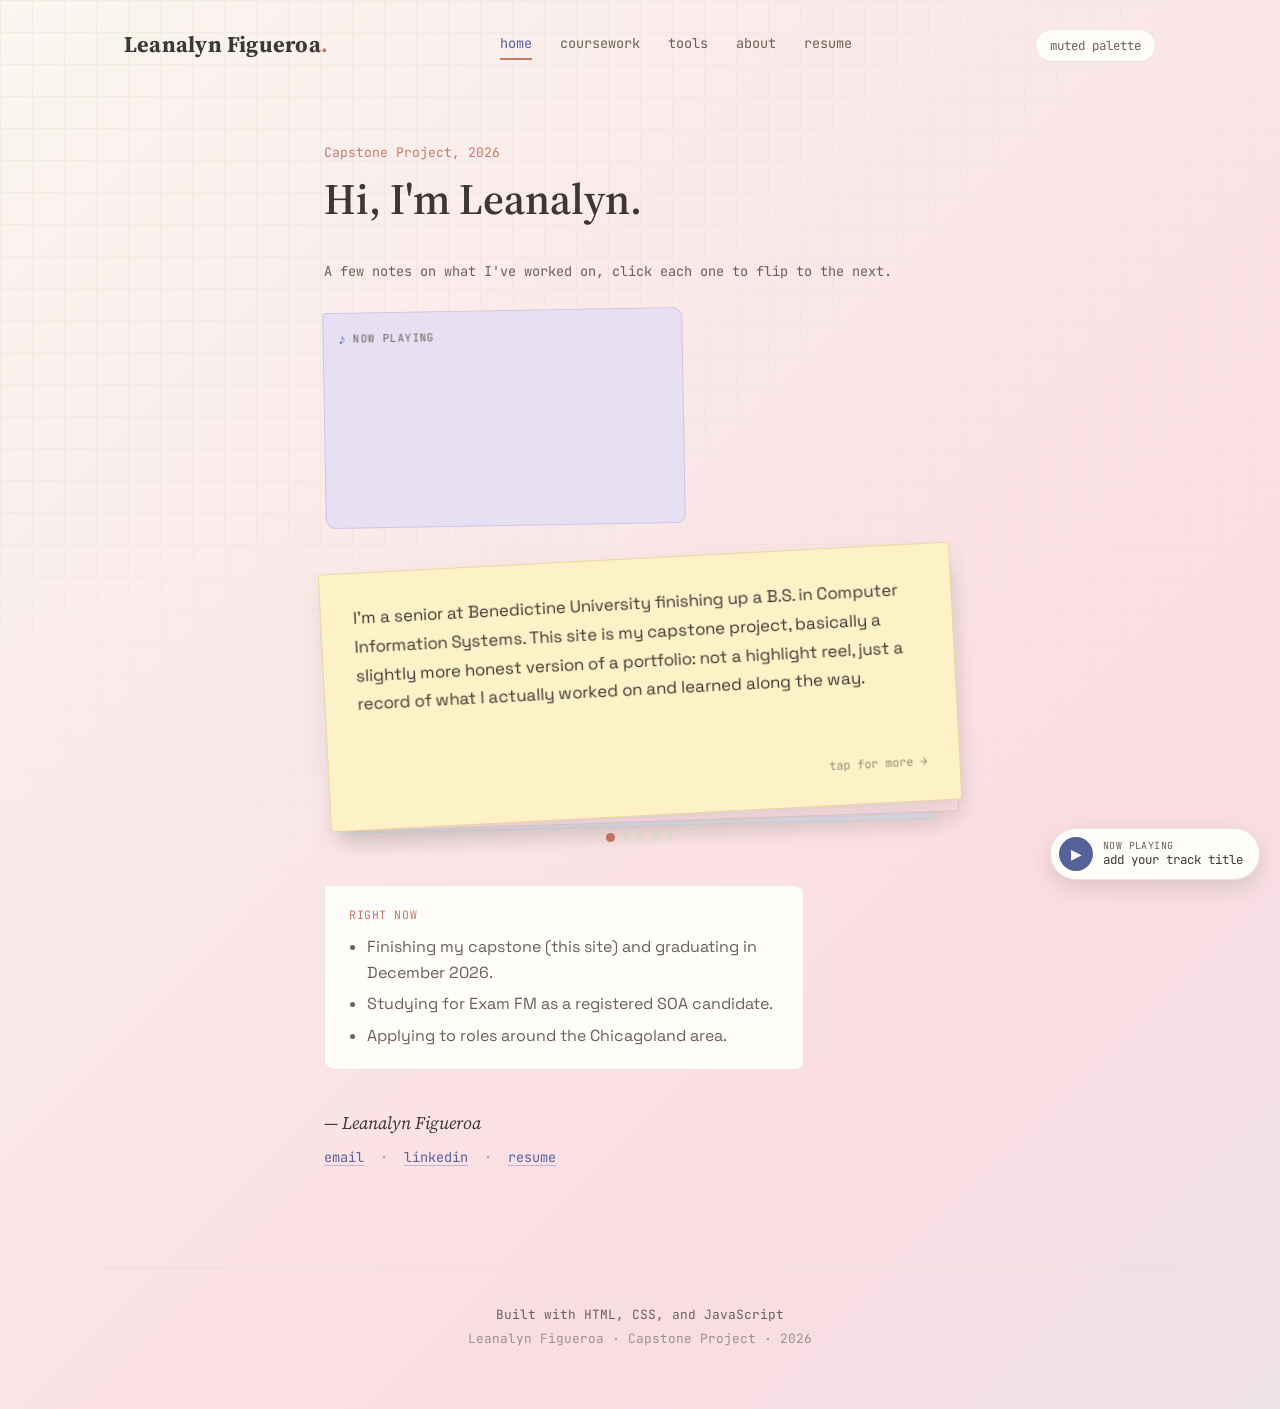
<file: index.html>
<!DOCTYPE html>
<html lang="en">
<head>
<meta charset="UTF-8">
<meta name="viewport" content="width=device-width, initial-scale=1.0">
<title>Leanalyn Figueroa</title>
<link rel="preconnect" href="https://fonts.googleapis.com">
<link href="https://fonts.googleapis.com/css2?family=Source+Serif+4:ital,opsz,wght@0,8..60,400;0,8..60,500;0,8..60,600;0,8..60,700;1,8..60,400&family=Space+Grotesk:wght@400;500;600;700&family=JetBrains+Mono:wght@400;500&display=swap" rel="stylesheet">
<link rel="stylesheet" href="css/style.css">
<link rel="stylesheet" href="css/home.css">
</head>
<body>

<div class="paper-grid"></div>

<header class="site-header">
  <a href="index.html" class="brand">Leanalyn Figueroa<span class="brand-dot">.</span></a>
  <nav class="main-nav">
    <a href="index.html" class="active">home</a>
    <a href="coursework.html">coursework</a>
    <a href="tools.html">tools</a>
    <a href="about.html">about</a>
    <a href="resume.html">resume</a>
  </nav>
  <div class="header-controls">
    <button class="theme-toggle" id="theme-toggle" aria-label="Switch color palette">muted palette</button>
    <button class="nav-toggle" aria-label="Open menu">☰</button>
  </div>
</header>

<div class="petal-layer" id="petal-layer" aria-hidden="true"></div>

<main>

  <!-- JOURNAL-STYLE INTRO -->
  <section class="journal-entry">
    <p class="entry-date">Capstone Project, 2026</p>
    <h1 class="entry-title">Hi, I'm Leanalyn.</h1>

    <p class="entry-lede">
      A few notes on what I've worked on, click each one to flip to
      the next.
    </p>

    <!-- Edit me: swap the list/v IDs for a different YouTube video or playlist -->
    <div class="now-playing-embed">
      <span class="np-embed-label"><span class="np-icon">♪</span> now playing</span>
      <iframe
        src="https://www.youtube.com/embed/l43QVKRmXsg?list=RDl43QVKRmXsg"
        width="100%" height="152" frameborder="0"
        allow="autoplay; clipboard-write; encrypted-media; fullscreen; picture-in-picture"
        allowfullscreen loading="lazy"></iframe>
    </div>

    <div class="sticky-stack" id="sticky-stack">
      <div role="button" tabindex="0" class="sticky-note" data-color="yellow" style="--rot:-3deg;">
        <p>
          I'm a senior at Benedictine University finishing up a B.S. in
          Computer Information Systems. This site is my capstone project,
          basically a slightly more honest version of a portfolio: not a
          highlight reel, just a record of what I actually worked on and
          learned along the way.
        </p>
        <span class="sticky-hint">tap for more →</span>
      </div>

      <div role="button" tabindex="0" class="sticky-note" data-color="pink" style="--rot:2deg;">
        <p>
          I like problems that have exact answers. That's probably the
          clearest way to describe why I ended up studying both computer
          science and math instead of picking one. A lot of my coursework
          sits right at that intersection, databases, link analysis, cost
          accounting, calculus, and I've written more about all of it on
          the <a href="coursework.html">coursework page</a>.
        </p>
        <span class="sticky-hint">tap for more →</span>
      </div>

      <div role="button" tabindex="0" class="sticky-note" data-color="blue" style="--rot:-1.5deg;">
        <p>
          The more interesting part of this site, at least to me, is the
          <a href="tools.html">tools page</a>. I built three small
          calculators from concepts I actually studied: a time value of
          money calculator, a Newton's Method visualizer, and a tiny
          PageRank simulator. None of them are big, but they all actually
          run the math instead of just describing it, which felt like a
          better way to prove I learned something than just listing a
          class name.
        </p>
        <span class="sticky-hint">tap for more →</span>
      </div>

      <div role="button" tabindex="0" class="sticky-note" data-color="mint" style="--rot:3deg;">
        <p>
          If you want the non-academic version of me, Japanese culture and
          anime, Vocaloid, history, philosophy, that's mostly on the
          <a href="about.html">about page</a>. And if you just need the
          short, scannable version of all of this, there's a normal
          <a href="resume.html">resume</a> too.
        </p>
        <span class="sticky-hint">tap for more →</span>
      </div>

      <div role="button" tabindex="0" class="sticky-note" data-color="lavender" style="--rot:-2deg;">
        <p>
          Thanks for reading this far. Feel free to look around.
        </p>
        <span class="sticky-hint">back to the start →</span>
      </div>
    </div>

    <div class="sticky-dots" id="sticky-dots" aria-hidden="true">
      <span class="dot"></span>
      <span class="dot"></span>
      <span class="dot"></span>
      <span class="dot"></span>
      <span class="dot"></span>
    </div>

    <div class="now-block">
      <span class="now-block-label">right now</span>
      <ul class="now-block-list">
        <li>Finishing my capstone (this site) and graduating in December 2026.</li>
        <li>Studying for Exam FM as a registered SOA candidate.</li>
        <li>Applying to roles around the Chicagoland area.</li>
      </ul>
    </div>

    <p class="entry-signoff">— Leanalyn Figueroa</p>

    <div class="elsewhere-row">
      <a href="mailto:leanalynf@protonmail.com">email</a>
      <span class="elsewhere-dot">·</span>
      <a href="https://linkedin.com/in/leanalyn-figueroa" target="_blank" rel="noopener">linkedin</a>
      <span class="elsewhere-dot">·</span>
      <a href="resume.html">resume</a>
    </div>
  </section>

</main>

<footer class="site-footer">
  <p>Built with HTML, CSS, and JavaScript</p>
  <p class="footer-small">Leanalyn Figueroa · Capstone Project · 2026</p>
</footer>

<script src="js/main.js"></script>
<script src="js/home.js"></script>
</body>
</html>
</file>
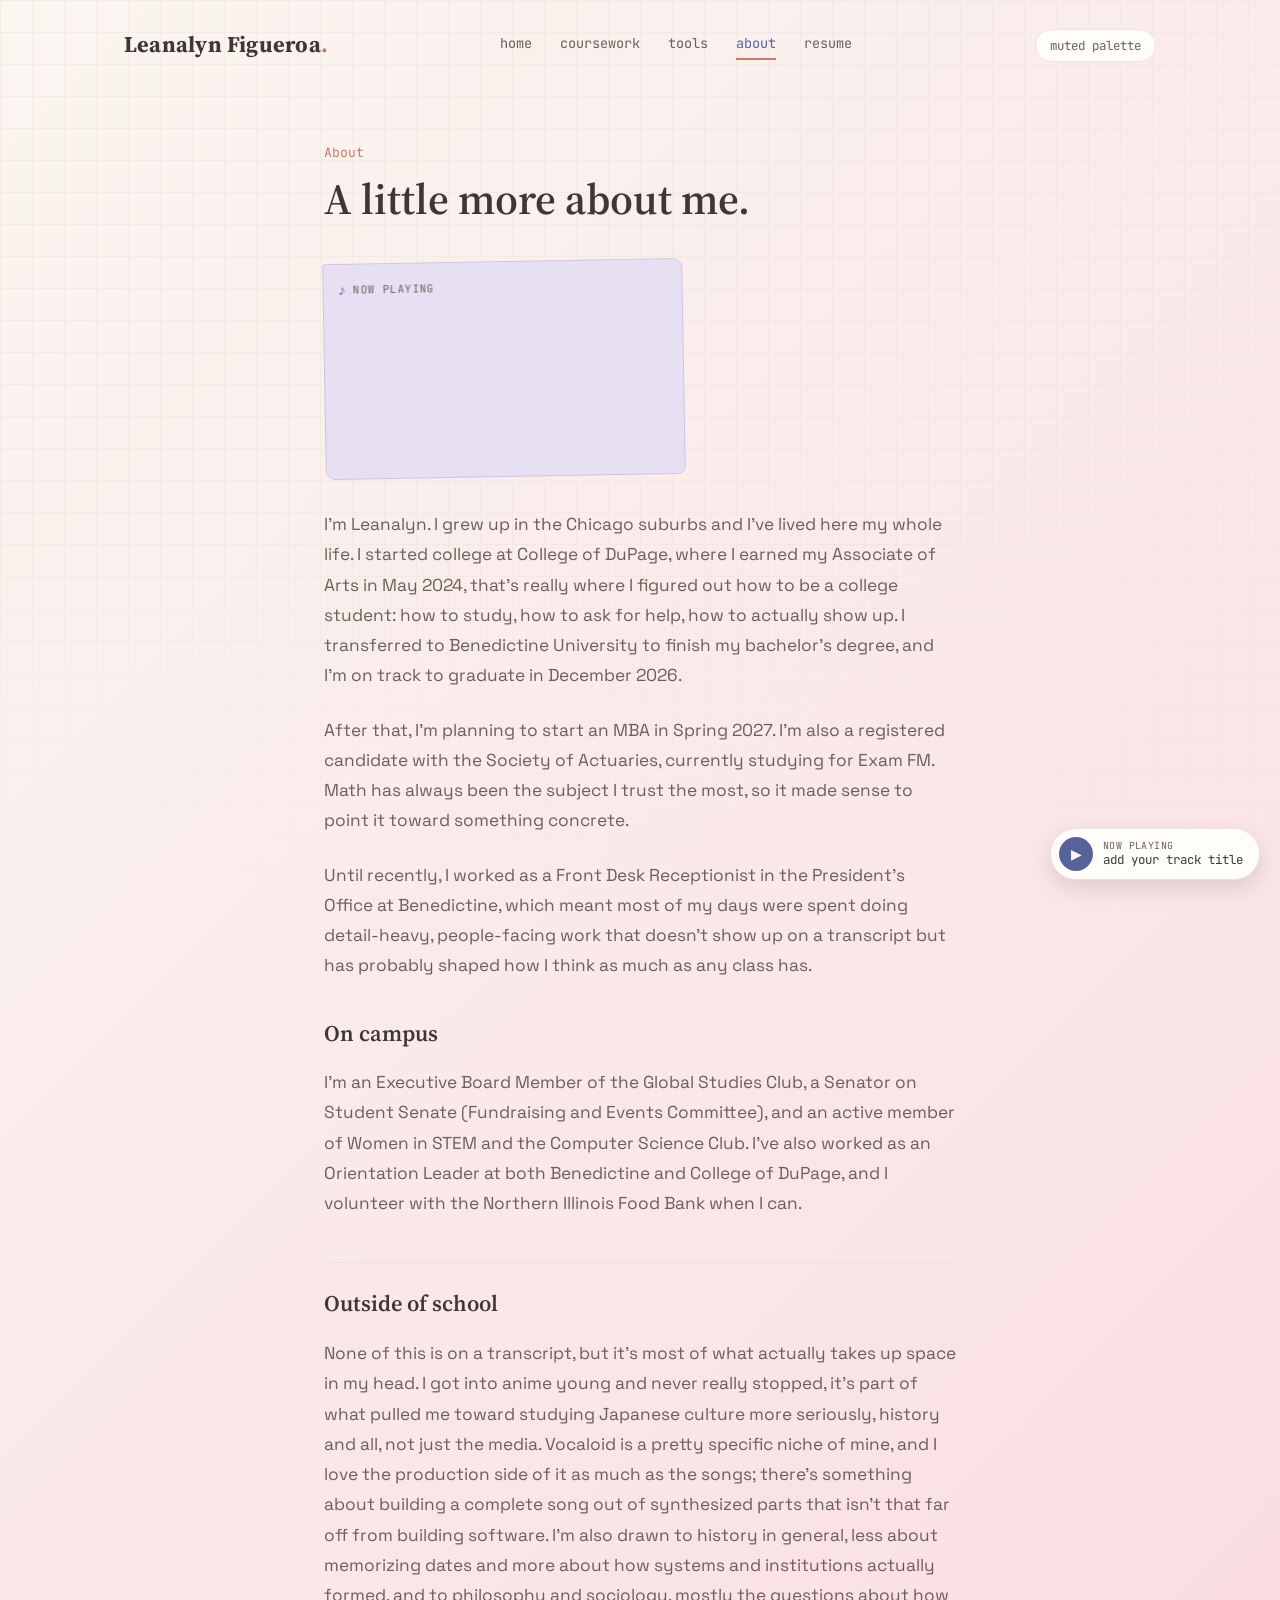
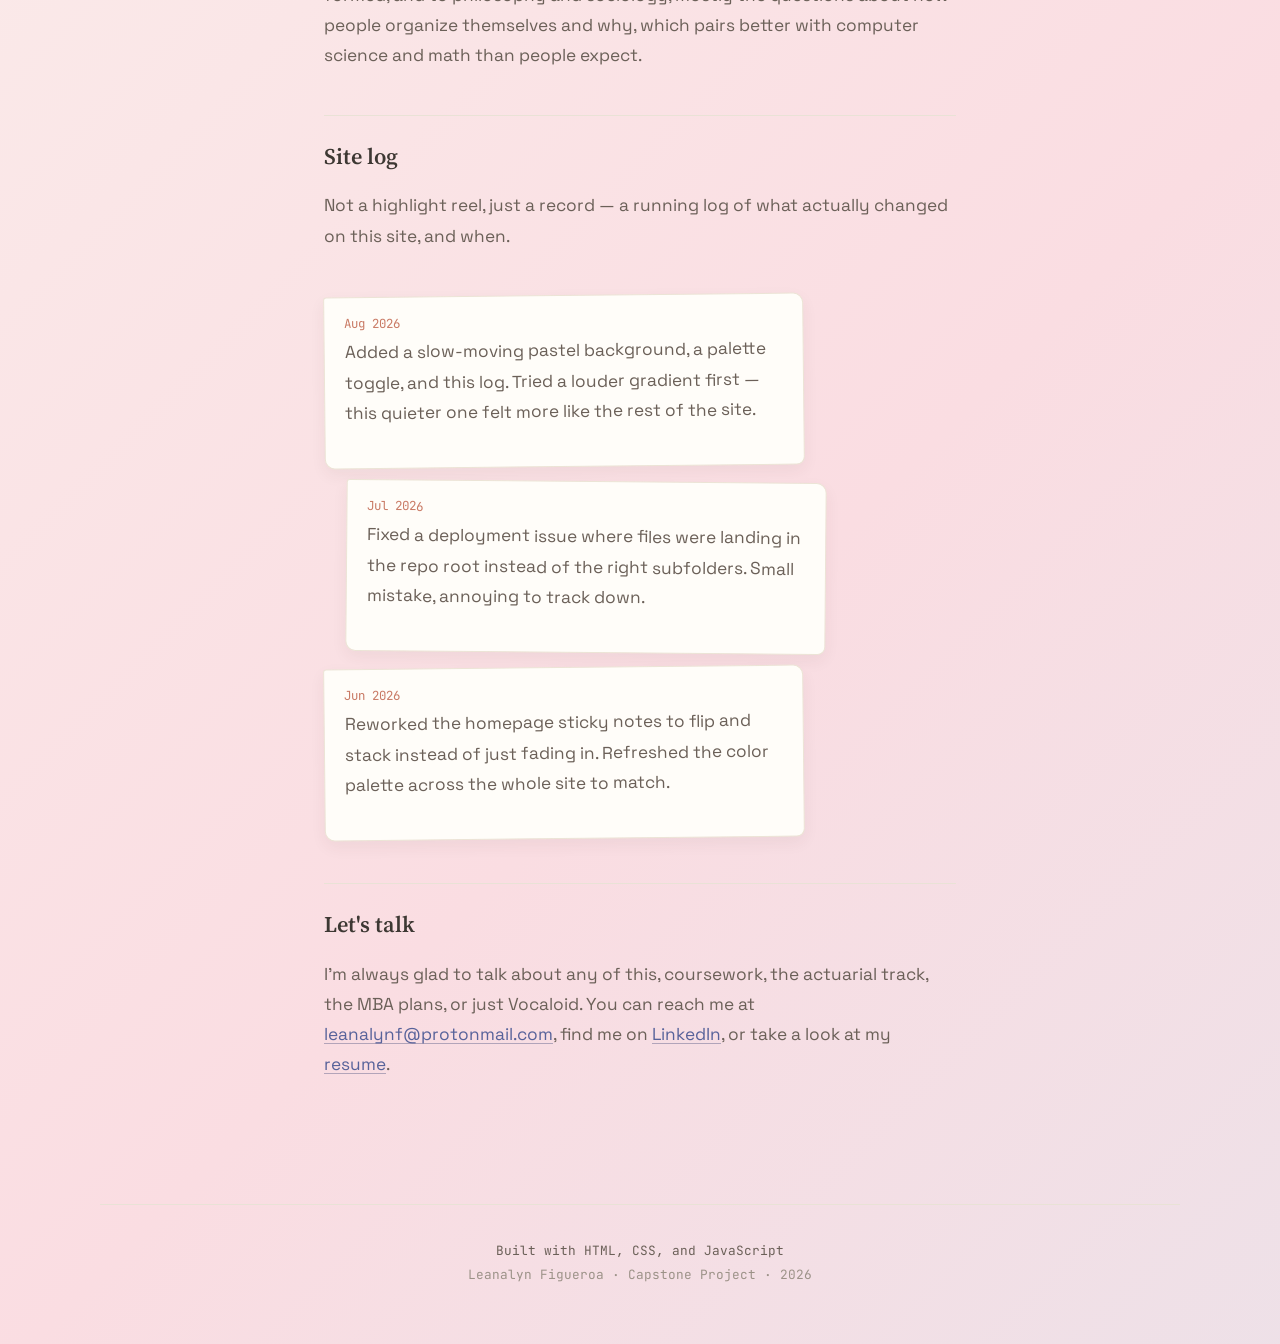
<file: about.html>
<!DOCTYPE html>
<html lang="en">
<head>
<meta charset="UTF-8">
<meta name="viewport" content="width=device-width, initial-scale=1.0">
<title>About — Leanalyn Figueroa</title>
<link rel="preconnect" href="https://fonts.googleapis.com">
<link href="https://fonts.googleapis.com/css2?family=Source+Serif+4:ital,opsz,wght@0,8..60,400;0,8..60,500;0,8..60,600;0,8..60,700;1,8..60,400&family=Space+Grotesk:wght@400;500;600;700&family=JetBrains+Mono:wght@400;500&display=swap" rel="stylesheet">
<link rel="stylesheet" href="css/style.css">
<link rel="stylesheet" href="css/about.css">
</head>
<body>

<div class="paper-grid"></div>

<header class="site-header">
  <a href="index.html" class="brand">Leanalyn Figueroa<span class="brand-dot">.</span></a>
  <nav class="main-nav">
    <a href="index.html">home</a>
    <a href="coursework.html">coursework</a>
    <a href="tools.html">tools</a>
    <a href="about.html" class="active">about</a>
    <a href="resume.html">resume</a>
  </nav>
  <div class="header-controls">
    <button class="theme-toggle" id="theme-toggle" aria-label="Switch color palette">muted palette</button>
    <button class="nav-toggle" aria-label="Open menu">☰</button>
  </div>
</header>

<div class="petal-layer" id="petal-layer" aria-hidden="true"></div>

<main>

  <section class="journal-entry">
    <p class="entry-date">About</p>
    <h1 class="entry-title">A little more about me.</h1>

    <!-- Edit me: swap the list/v IDs for a different YouTube video or playlist -->
    <div class="now-playing-embed">
      <span class="np-embed-label"><span class="np-icon">♪</span> now playing</span>
      <iframe
        src="https://www.youtube.com/embed/l43QVKRmXsg?list=RDl43QVKRmXsg"
        width="100%" height="152" frameborder="0"
        allow="autoplay; clipboard-write; encrypted-media; fullscreen; picture-in-picture"
        allowfullscreen loading="lazy"></iframe>
    </div>

    <div class="entry-body">
      <p>
        I'm Leanalyn. I grew up in the Chicago suburbs and I've lived here my
        whole life. I started college at College of DuPage, where I earned
        my Associate of Arts in May 2024, that's really where I figured out
        how to be a college student: how to study, how to ask for help, how
        to actually show up. I transferred to Benedictine University to
        finish my bachelor's degree, and I'm on track to graduate in
        December 2026.
      </p>

      <p>
        After that, I'm planning to start an MBA in Spring 2027. I'm also a
        registered candidate with the Society of Actuaries, currently
        studying for Exam FM. Math has always been the subject I trust the
        most, so it made sense to point it toward something concrete.
      </p>

      <p>
        Until recently, I worked as a Front Desk Receptionist in the
        President's Office at Benedictine, which meant most of my days
        were spent doing detail-heavy, people-facing work that doesn't
        show up on a transcript but has probably shaped how I think as
        much as any class has.
      </p>

      <h2 class="entry-h2">On campus</h2>
      <p>
        I'm an Executive Board Member of the Global Studies Club, a Senator
        on Student Senate (Fundraising and Events Committee), and an active
        member of Women in STEM and the Computer Science Club. I've also
        worked as an Orientation Leader at both Benedictine and College of
        DuPage, and I volunteer with the Northern Illinois Food Bank when I
        can.
      </p>

      <h2 class="entry-h2">Outside of school</h2>
      <p>
        None of this is on a transcript, but it's most of what actually
        takes up space in my head. I got into anime young and never really
        stopped, it's part of what pulled me toward studying Japanese
        culture more seriously, history and all, not just the media.
        Vocaloid is a pretty specific niche of mine, and I love the
        production side of it as much as the songs; there's something
        about building a complete song out of synthesized parts that isn't
        that far off from building software. I'm also drawn to history in
        general, less about memorizing dates and more about how systems and
        institutions actually formed, and to philosophy and sociology,
        mostly the questions about how people organize themselves and why,
        which pairs better with computer science and math than people
        expect.
      </p>

      <h2 class="entry-h2">Site log</h2>
      <p>
        Not a highlight reel, just a record — a running log of what
        actually changed on this site, and when.
      </p>
      <div class="site-log">
        <div class="log-entry">
          <span class="log-date">Aug 2026</span>
          <p class="log-text">Added a slow-moving pastel background, a palette toggle, and this log. Tried a louder gradient first — this quieter one felt more like the rest of the site.</p>
        </div>
        <div class="log-entry">
          <span class="log-date">Jul 2026</span>
          <p class="log-text">Fixed a deployment issue where files were landing in the repo root instead of the right subfolders. Small mistake, annoying to track down.</p>
        </div>
        <div class="log-entry">
          <span class="log-date">Jun 2026</span>
          <p class="log-text">Reworked the homepage sticky notes to flip and stack instead of just fading in. Refreshed the color palette across the whole site to match.</p>
        </div>
      </div>

      <h2 class="entry-h2">Let's talk</h2>
      <p>
        I'm always glad to talk about any of this, coursework, the
        actuarial track, the MBA plans, or just Vocaloid. You can reach me
        at <a href="mailto:leanalynf@protonmail.com">leanalynf@protonmail.com</a>,
        find me on
        <a href="https://linkedin.com/in/leanalyn-figueroa" target="_blank" rel="noopener">LinkedIn</a>,
        or take a look at my <a href="resume.html">resume</a>.
      </p>
    </div>
  </section>

</main>

<footer class="site-footer">
  <p>Built with HTML, CSS, and JavaScript</p>
  <p class="footer-small">Leanalyn Figueroa · Capstone Project · 2026</p>
</footer>

<script src="js/main.js"></script>
</body>
</html>
</file>
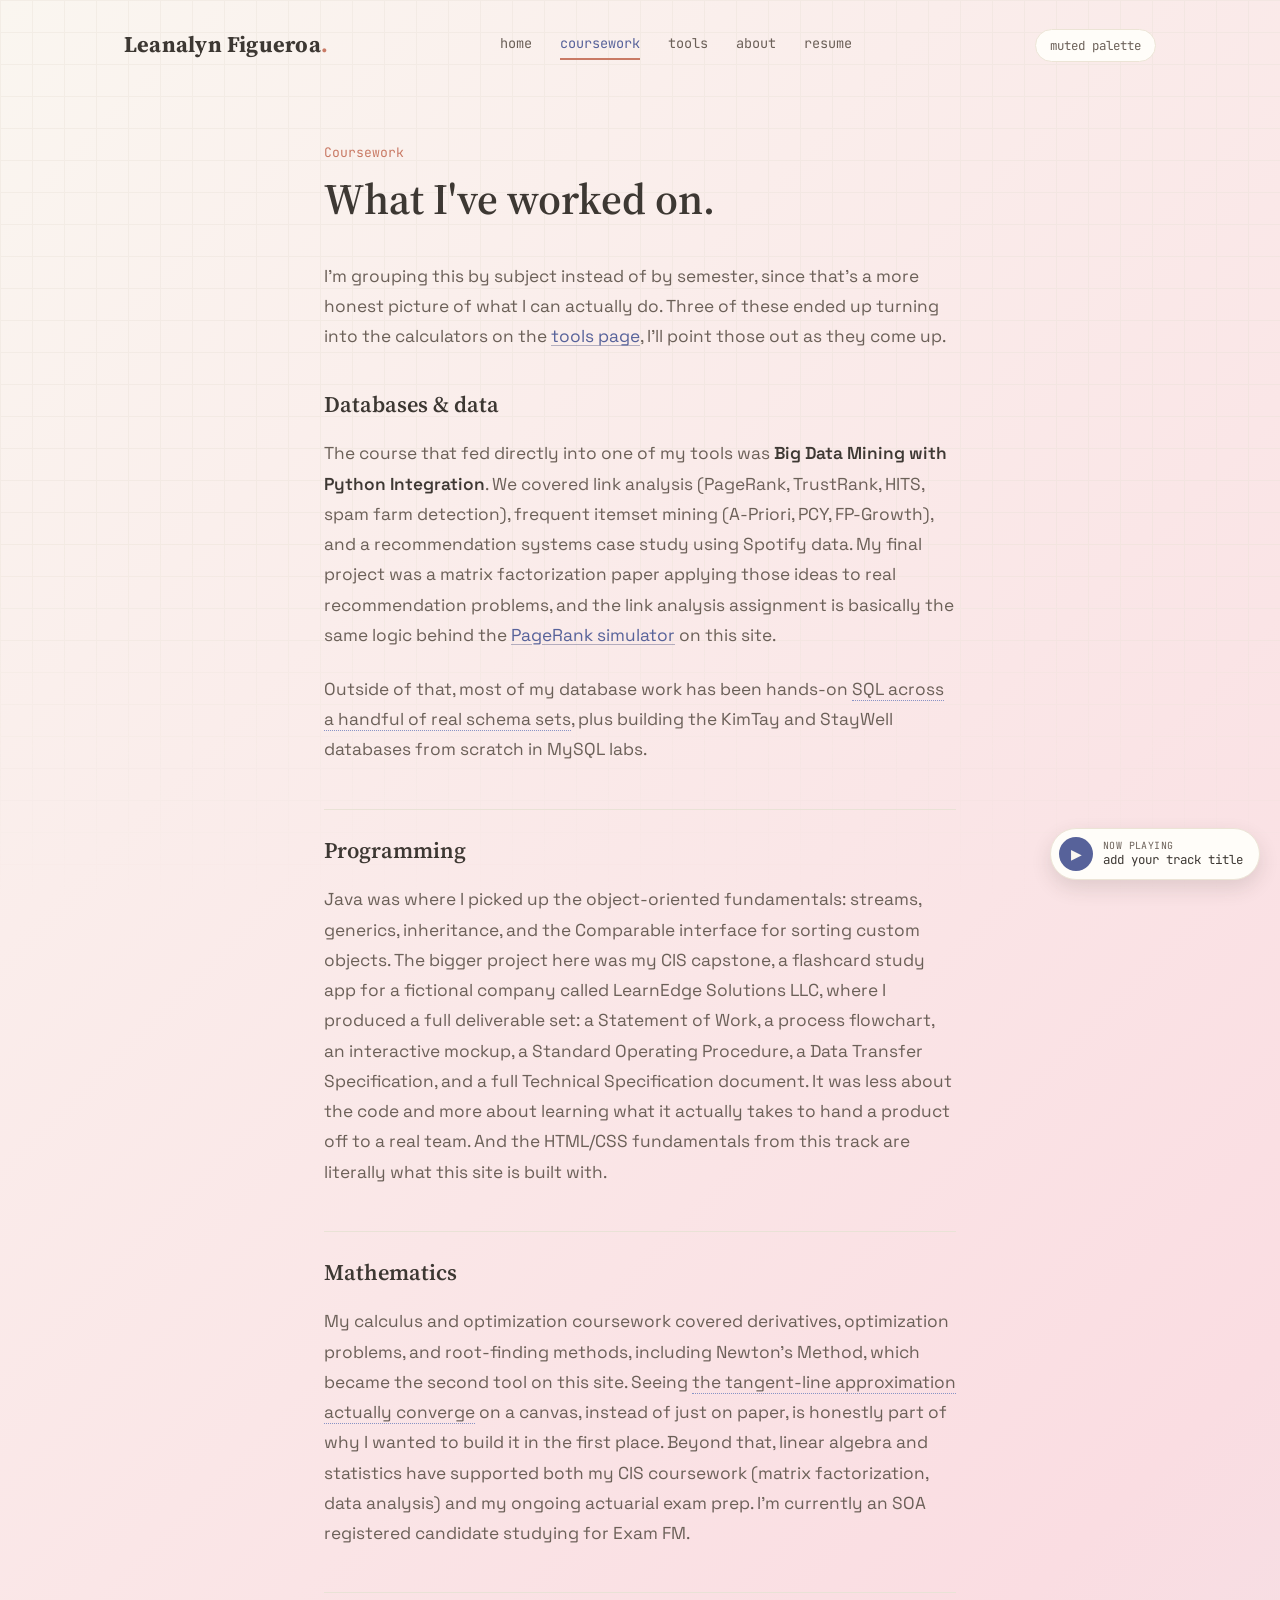
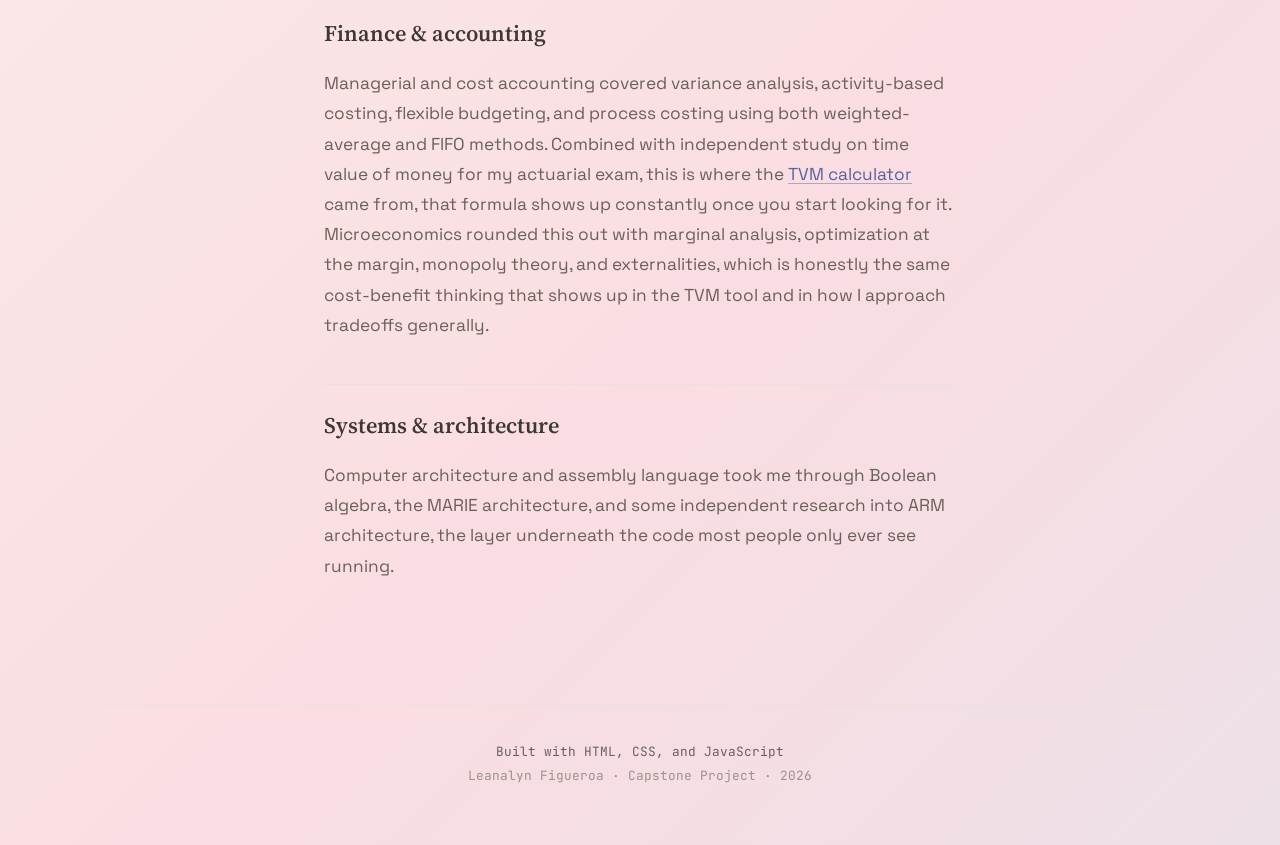
<file: coursework.html>
<!DOCTYPE html>
<html lang="en">
<head>
<meta charset="UTF-8">
<meta name="viewport" content="width=device-width, initial-scale=1.0">
<title>Coursework — Leanalyn Figueroa</title>
<link rel="preconnect" href="https://fonts.googleapis.com">
<link href="https://fonts.googleapis.com/css2?family=Source+Serif+4:ital,opsz,wght@0,8..60,400;0,8..60,500;0,8..60,600;0,8..60,700;1,8..60,400&family=Space+Grotesk:wght@400;500;600;700&family=JetBrains+Mono:wght@400;500&display=swap" rel="stylesheet">
<link rel="stylesheet" href="css/style.css">
<link rel="stylesheet" href="css/coursework.css">
</head>
<body>

<div class="paper-grid"></div>

<header class="site-header">
  <a href="index.html" class="brand">Leanalyn Figueroa<span class="brand-dot">.</span></a>
  <nav class="main-nav">
    <a href="index.html">home</a>
    <a href="coursework.html" class="active">coursework</a>
    <a href="tools.html">tools</a>
    <a href="about.html">about</a>
    <a href="resume.html">resume</a>
  </nav>
  <div class="header-controls">
    <button class="theme-toggle" id="theme-toggle" aria-label="Switch color palette">muted palette</button>
    <button class="nav-toggle" aria-label="Open menu">☰</button>
  </div>
</header>

<div class="petal-layer" id="petal-layer" aria-hidden="true"></div>

<main>

  <section class="journal-entry">
    <p class="entry-date">Coursework</p>
    <h1 class="entry-title">What I've worked on.</h1>

    <div class="entry-body">
      <p>
        I'm grouping this by subject instead of by semester, since that's
        a more honest picture of what I can actually do. Three of these
        ended up turning into the calculators on the
        <a href="tools.html">tools page</a>, I'll point those out as they
        come up.
      </p>

      <h2 class="entry-h2">Databases &amp; data</h2>
      <p>
        The course that fed directly into one of my tools was
        <strong>Big Data Mining with Python Integration</strong>. We
        covered link analysis (PageRank, TrustRank, HITS, spam farm
        detection), frequent itemset mining (A-Priori, PCY, FP-Growth), and
        a recommendation systems case study using Spotify data. My final
        project was a matrix factorization paper applying those ideas to
        real recommendation problems, and the link analysis assignment is
        basically the same logic behind the
        <a href="tools.html#pagerank">PageRank simulator</a> on this site.
      </p>
      <p>
        Outside of that, most of my database work has been hands-on
        <span class="noted" tabindex="0">SQL across a handful of real schema sets<span class="note-pop">StayWell, ConstructCo, SaleCo, LargeCo, and FACT — mostly iterative, grader-based debugging</span></span>,
        plus building the KimTay and StayWell databases from scratch in
        MySQL labs.
      </p>

      <h2 class="entry-h2">Programming</h2>
      <p>
        Java was where I picked up the object-oriented fundamentals:
        streams, generics, inheritance, and the Comparable interface for
        sorting custom objects. The bigger project here was my CIS
        capstone, a flashcard study app for a fictional company called
        LearnEdge Solutions LLC, where I produced a full deliverable set: a
        Statement of Work, a process flowchart, an interactive mockup, a
        Standard Operating Procedure, a Data Transfer Specification, and a
        full Technical Specification document. It was less about the code
        and more about learning what it actually takes to hand a product
        off to a real team. And the HTML/CSS fundamentals from this track
        are literally what this site is built with.
      </p>

      <h2 class="entry-h2">Mathematics</h2>
      <p>
        My calculus and optimization coursework covered derivatives,
        optimization problems, and root-finding methods, including
        Newton's Method, which became the second tool on this site. Seeing
        <span class="noted" tabindex="0">the tangent-line approximation actually converge<span class="note-pop">watching it visually snap toward the root after a few iterations is what made the method click for me</span></span>
        on a canvas, instead of just on paper, is honestly part of why I
        wanted to build it in the first place. Beyond that, linear algebra and statistics
        have supported both my CIS coursework (matrix factorization, data
        analysis) and my ongoing actuarial exam prep. I'm currently an SOA
        registered candidate studying for Exam FM.
      </p>

      <h2 class="entry-h2">Finance &amp; accounting</h2>
      <p>
        Managerial and cost accounting covered variance analysis,
        activity-based costing, flexible budgeting, and process costing
        using both weighted-average and FIFO methods. Combined with
        independent study on time value of money for my actuarial exam,
        this is where the <a href="tools.html#tvm">TVM calculator</a> came
        from, that formula shows up constantly once you start looking for
        it. Microeconomics rounded this out with marginal analysis,
        optimization at the margin, monopoly theory, and externalities,
        which is honestly the same cost-benefit thinking that shows up in
        the TVM tool and in how I approach tradeoffs generally.
      </p>

      <h2 class="entry-h2">Systems &amp; architecture</h2>
      <p>
        Computer architecture and assembly language took me through
        Boolean algebra, the MARIE architecture, and some independent
        research into ARM architecture, the layer underneath the code most
        people only ever see running.
      </p>
    </div>
  </section>

</main>

<footer class="site-footer">
  <p>Built with HTML, CSS, and JavaScript</p>
  <p class="footer-small">Leanalyn Figueroa · Capstone Project · 2026</p>
</footer>

<script src="js/main.js"></script>
</body>
</html>
</file>
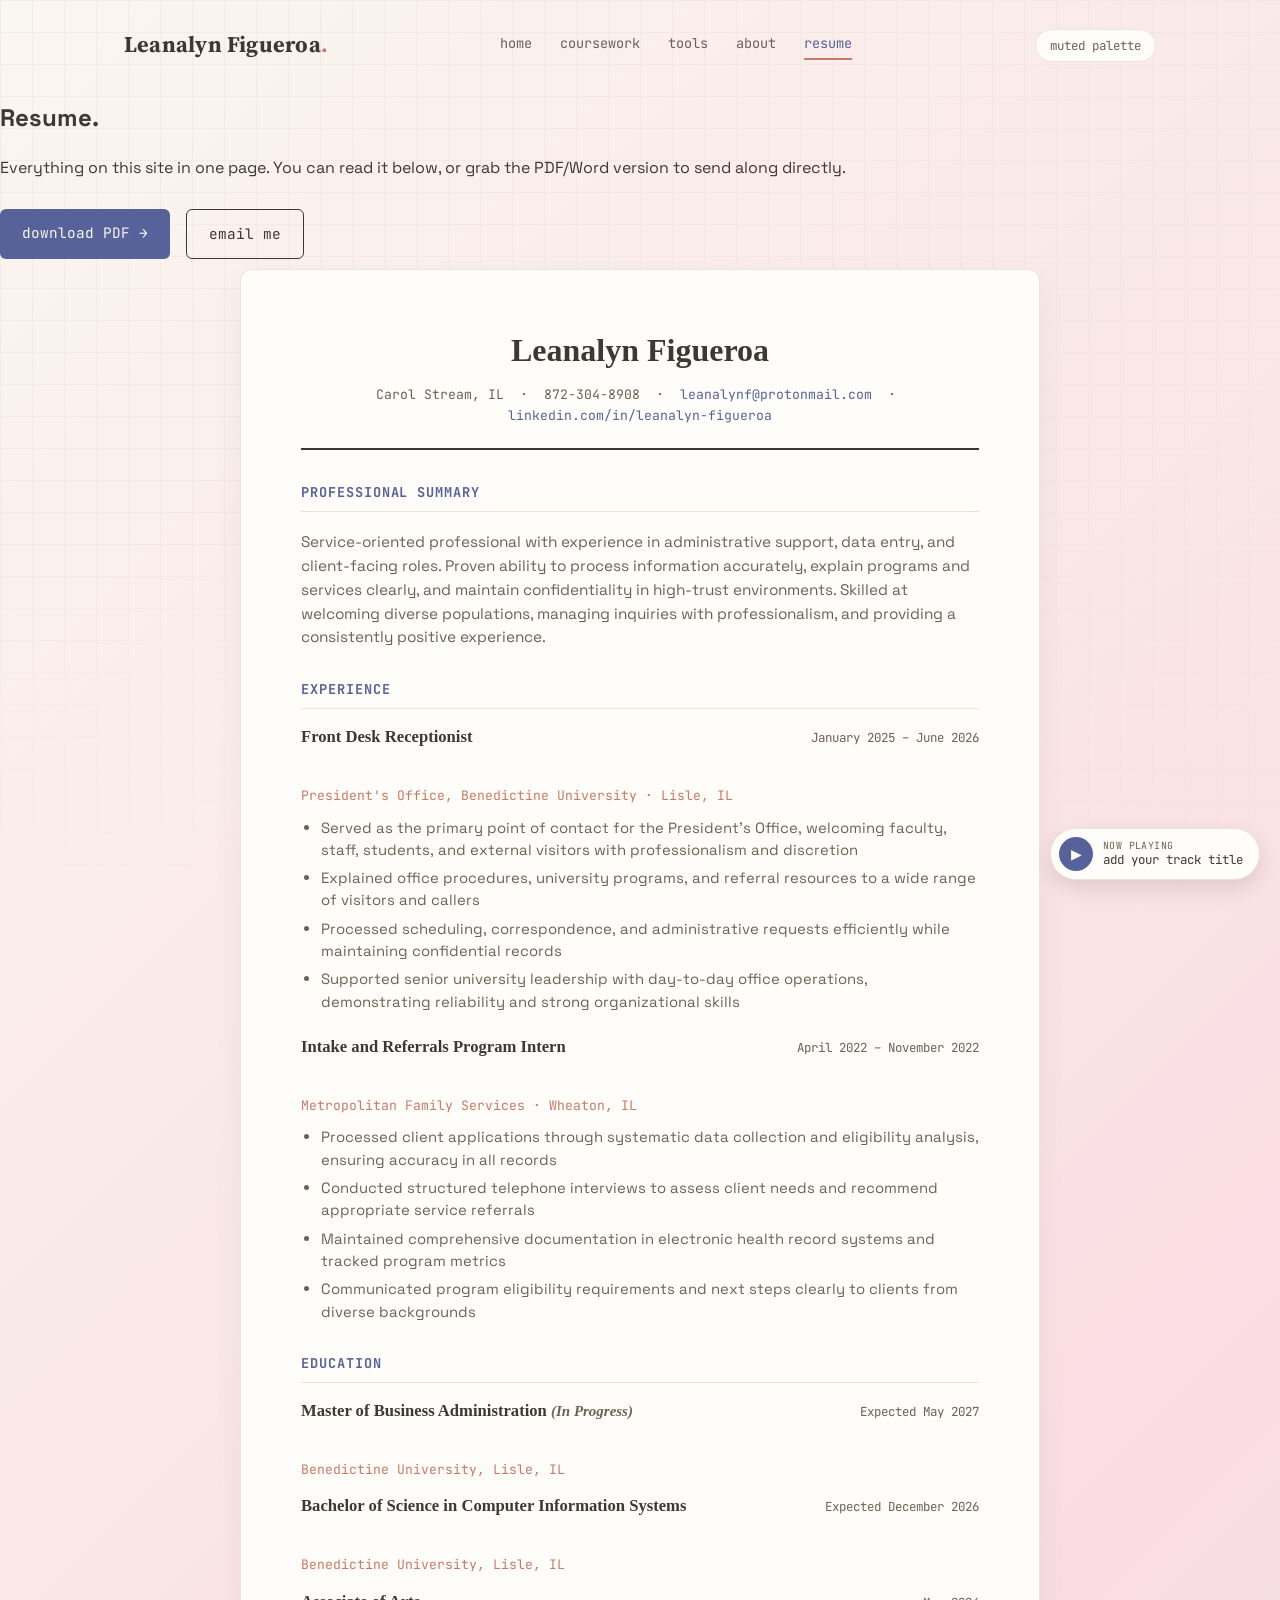
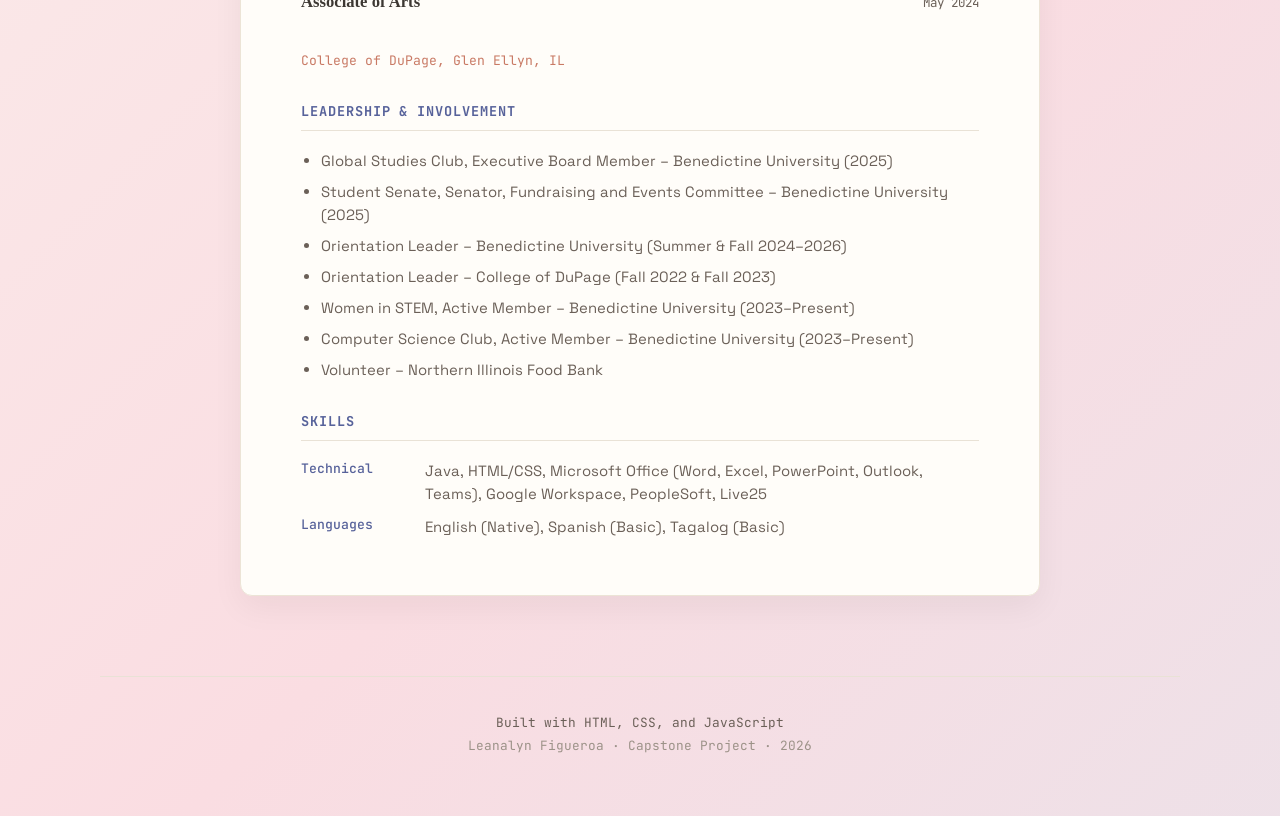
<file: resume.html>
<!DOCTYPE html>
<html lang="en">
<head>
<meta charset="UTF-8">
<meta name="viewport" content="width=device-width, initial-scale=1.0">
<title>Resume — Leanalyn Figueroa</title>
<link rel="preconnect" href="https://fonts.googleapis.com">
<link href="https://fonts.googleapis.com/css2?family=Source+Serif+4:ital,opsz,wght@0,8..60,400;0,8..60,500;0,8..60,600;0,8..60,700;1,8..60,400&family=Space+Grotesk:wght@400;500;600;700&family=JetBrains+Mono:wght@400;500&display=swap" rel="stylesheet">
<link rel="stylesheet" href="css/style.css">
<link rel="stylesheet" href="css/resume.css">
</head>
<body>

<div class="paper-grid"></div>

<header class="site-header">
  <a href="index.html" class="brand">Leanalyn Figueroa<span class="brand-dot">.</span></a>
  <nav class="main-nav">
    <a href="index.html">home</a>
    <a href="coursework.html">coursework</a>
    <a href="tools.html">tools</a>
    <a href="about.html">about</a>
    <a href="resume.html" class="active">resume</a>
  </nav>
  <div class="header-controls">
    <button class="theme-toggle" id="theme-toggle" aria-label="Switch color palette">muted palette</button>
    <button class="nav-toggle" aria-label="Open menu">☰</button>
  </div>
</header>

<div class="petal-layer" id="petal-layer" aria-hidden="true"></div>

<main>

  <section class="page-hero">
    <p class="eyebrow"></p>
    <h1 class="page-title">Resume.</h1>
    <p class="page-sub">
      Everything on this site in one page. You can read it below, or grab
      the PDF/Word version to send along directly.
    </p>
    <div class="resume-download-row">
      <a href="assets/Leanalyn_Figueroa_Resume.pdf" class="btn btn-primary" download>download PDF →</a>
      <a href="mailto:leanalynf@protonmail.com" class="btn btn-ghost">email me</a>
    </div>
  </section>

  <!-- ============ RESUME SHEET ============ -->
  <section class="resume-wrap">
    <div class="resume-sheet">

      <div class="resume-header">
        <h2>Leanalyn Figueroa</h2>
        <p class="resume-contact">
          Carol Stream, IL &nbsp;·&nbsp; 872-304-8908 &nbsp;·&nbsp;
          <a href="mailto:leanalynf@protonmail.com">leanalynf@protonmail.com</a> &nbsp;·&nbsp;
          <a href="https://linkedin.com/in/leanalyn-figueroa" target="_blank" rel="noopener">linkedin.com/in/leanalyn-figueroa</a>
        </p>
      </div>

      <div class="resume-section">
        <h3>Professional Summary</h3>
        <p>
          Service-oriented professional with experience in administrative support,
          data entry, and client-facing roles. Proven ability to process information
          accurately, explain programs and services clearly, and maintain
          confidentiality in high-trust environments. Skilled at welcoming diverse
          populations, managing inquiries with professionalism, and providing a
          consistently positive experience.
        </p>
      </div>

      <div class="resume-section">
        <h3>Experience</h3>

        <div class="resume-entry">
          <div class="resume-entry-head">
            <span class="entry-title">Front Desk Receptionist</span>
            <span class="entry-dates">January 2025 – June 2026</span>
          </div>
          <p class="entry-org">President's Office, Benedictine University · Lisle, IL</p>
          <ul>
            <li>Served as the primary point of contact for the President's Office, welcoming faculty, staff, students, and external visitors with professionalism and discretion</li>
            <li>Explained office procedures, university programs, and referral resources to a wide range of visitors and callers</li>
            <li>Processed scheduling, correspondence, and administrative requests efficiently while maintaining confidential records</li>
            <li>Supported senior university leadership with day-to-day office operations, demonstrating reliability and strong organizational skills</li>
          </ul>
        </div>

        <div class="resume-entry">
          <div class="resume-entry-head">
            <span class="entry-title">Intake and Referrals Program Intern</span>
            <span class="entry-dates">April 2022 – November 2022</span>
          </div>
          <p class="entry-org">Metropolitan Family Services · Wheaton, IL</p>
          <ul>
            <li>Processed client applications through systematic data collection and eligibility analysis, ensuring accuracy in all records</li>
            <li>Conducted structured telephone interviews to assess client needs and recommend appropriate service referrals</li>
            <li>Maintained comprehensive documentation in electronic health record systems and tracked program metrics</li>
            <li>Communicated program eligibility requirements and next steps clearly to clients from diverse backgrounds</li>
          </ul>
        </div>
      </div>

      <div class="resume-section">
        <h3>Education</h3>

        <div class="resume-entry compact">
          <div class="resume-entry-head">
            <span class="entry-title">Master of Business Administration <em>(In Progress)</em></span>
            <span class="entry-dates">Expected May 2027</span>
          </div>
          <p class="entry-org">Benedictine University, Lisle, IL</p>
        </div>

        <div class="resume-entry compact">
          <div class="resume-entry-head">
            <span class="entry-title">Bachelor of Science in Computer Information Systems</span>
            <span class="entry-dates">Expected December 2026</span>
          </div>
          <p class="entry-org">Benedictine University, Lisle, IL</p>
        </div>

        <div class="resume-entry compact">
          <div class="resume-entry-head">
            <span class="entry-title">Associate of Arts</span>
            <span class="entry-dates">May 2024</span>
          </div>
          <p class="entry-org">College of DuPage, Glen Ellyn, IL</p>
        </div>
      </div>

      <div class="resume-section">
        <h3>Leadership &amp; Involvement</h3>
        <ul class="resume-flat-list">
          <li>Global Studies Club, Executive Board Member – Benedictine University (2025)</li>
          <li>Student Senate, Senator, Fundraising and Events Committee – Benedictine University (2025)</li>
          <li>Orientation Leader – Benedictine University (Summer &amp; Fall 2024–2026)</li>
          <li>Orientation Leader – College of DuPage (Fall 2022 &amp; Fall 2023)</li>
          <li>Women in STEM, Active Member – Benedictine University (2023–Present)</li>
          <li>Computer Science Club, Active Member – Benedictine University (2023–Present)</li>
          <li>Volunteer – Northern Illinois Food Bank</li>
        </ul>
      </div>

      <div class="resume-section">
        <h3>Skills</h3>
        <div class="skills-row">
          <span class="skills-label">Technical</span>
          <p>Java, HTML/CSS, Microsoft Office (Word, Excel, PowerPoint, Outlook, Teams), Google Workspace, PeopleSoft, Live25</p>
        </div>
        <div class="skills-row">
          <span class="skills-label">Languages</span>
          <p>English (Native), Spanish (Basic), Tagalog (Basic)</p>
        </div>
      </div>

    </div>
  </section>

</main>

<footer class="site-footer">
  <p>Built with HTML, CSS, and JavaScript</p>
  <p class="footer-small">Leanalyn Figueroa · Capstone Project · 2026</p>
</footer>

<script src="js/main.js"></script>
</body>
</html>
</file>
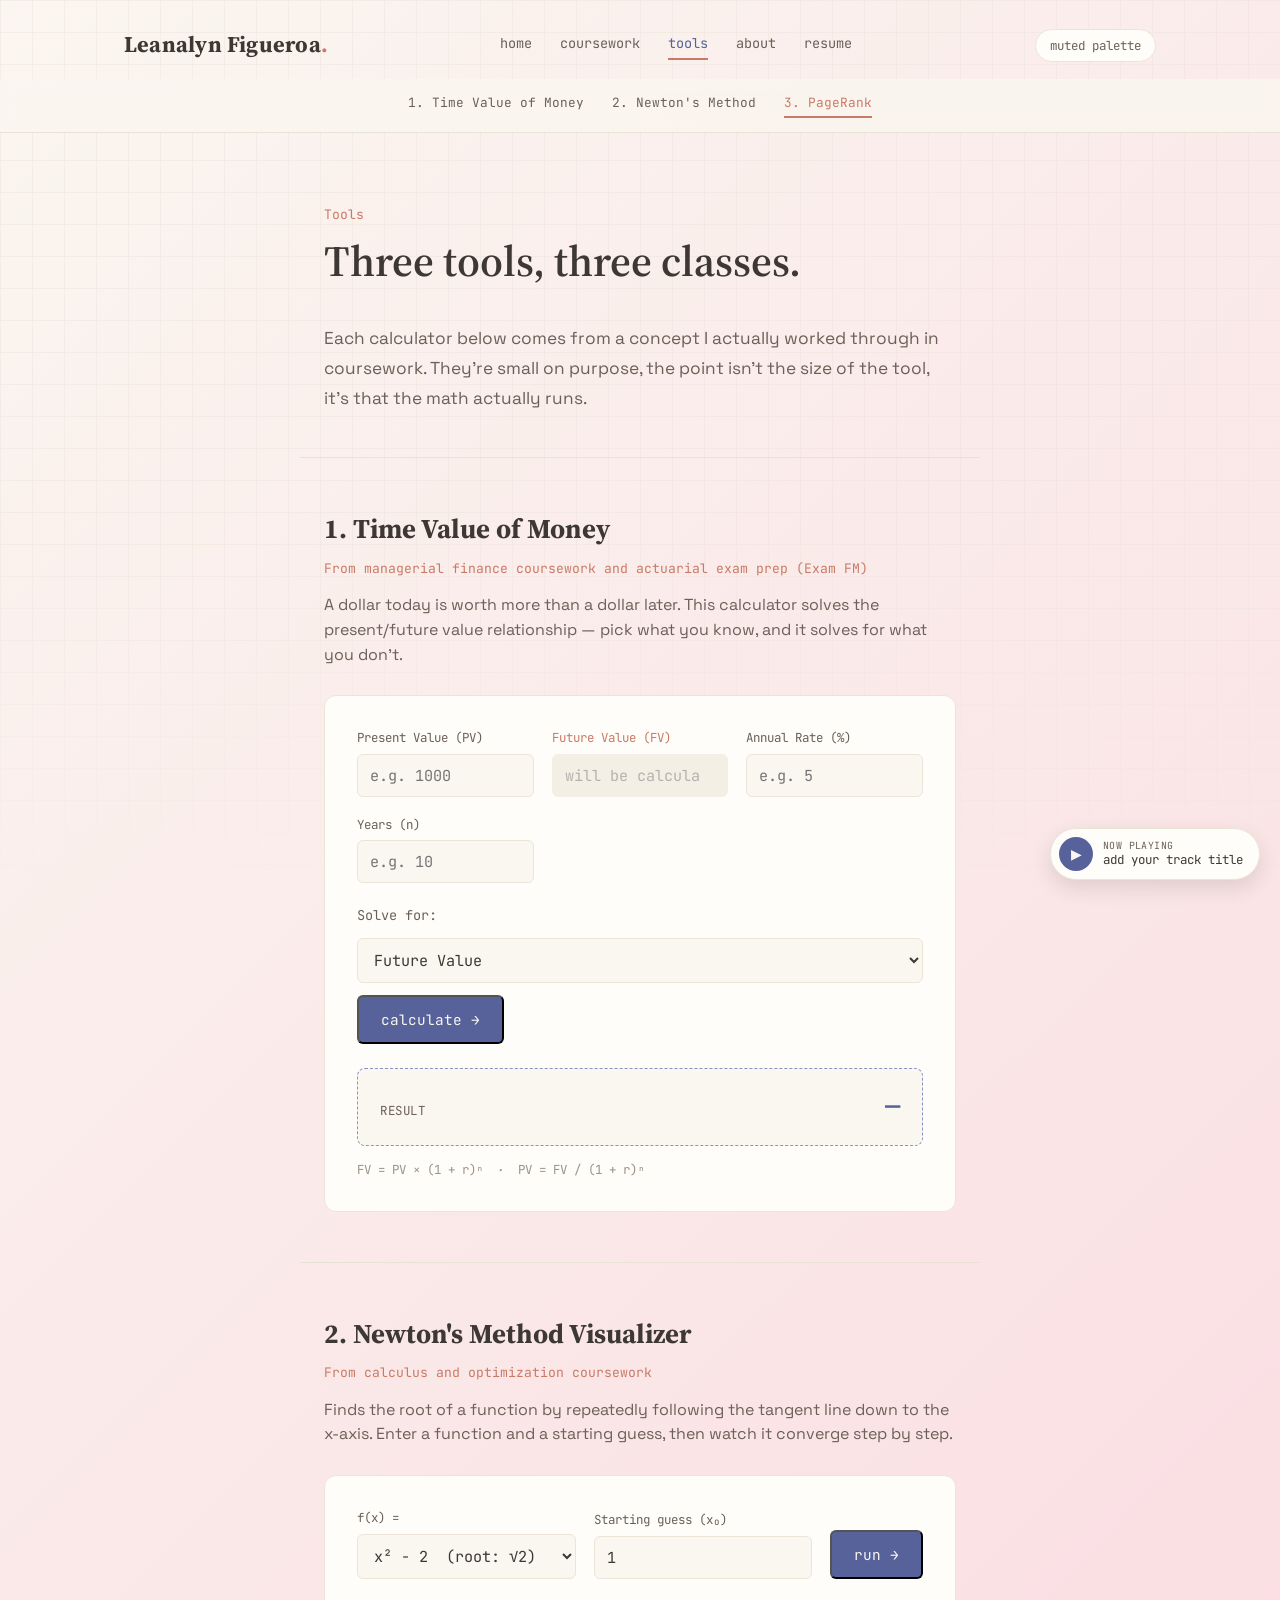
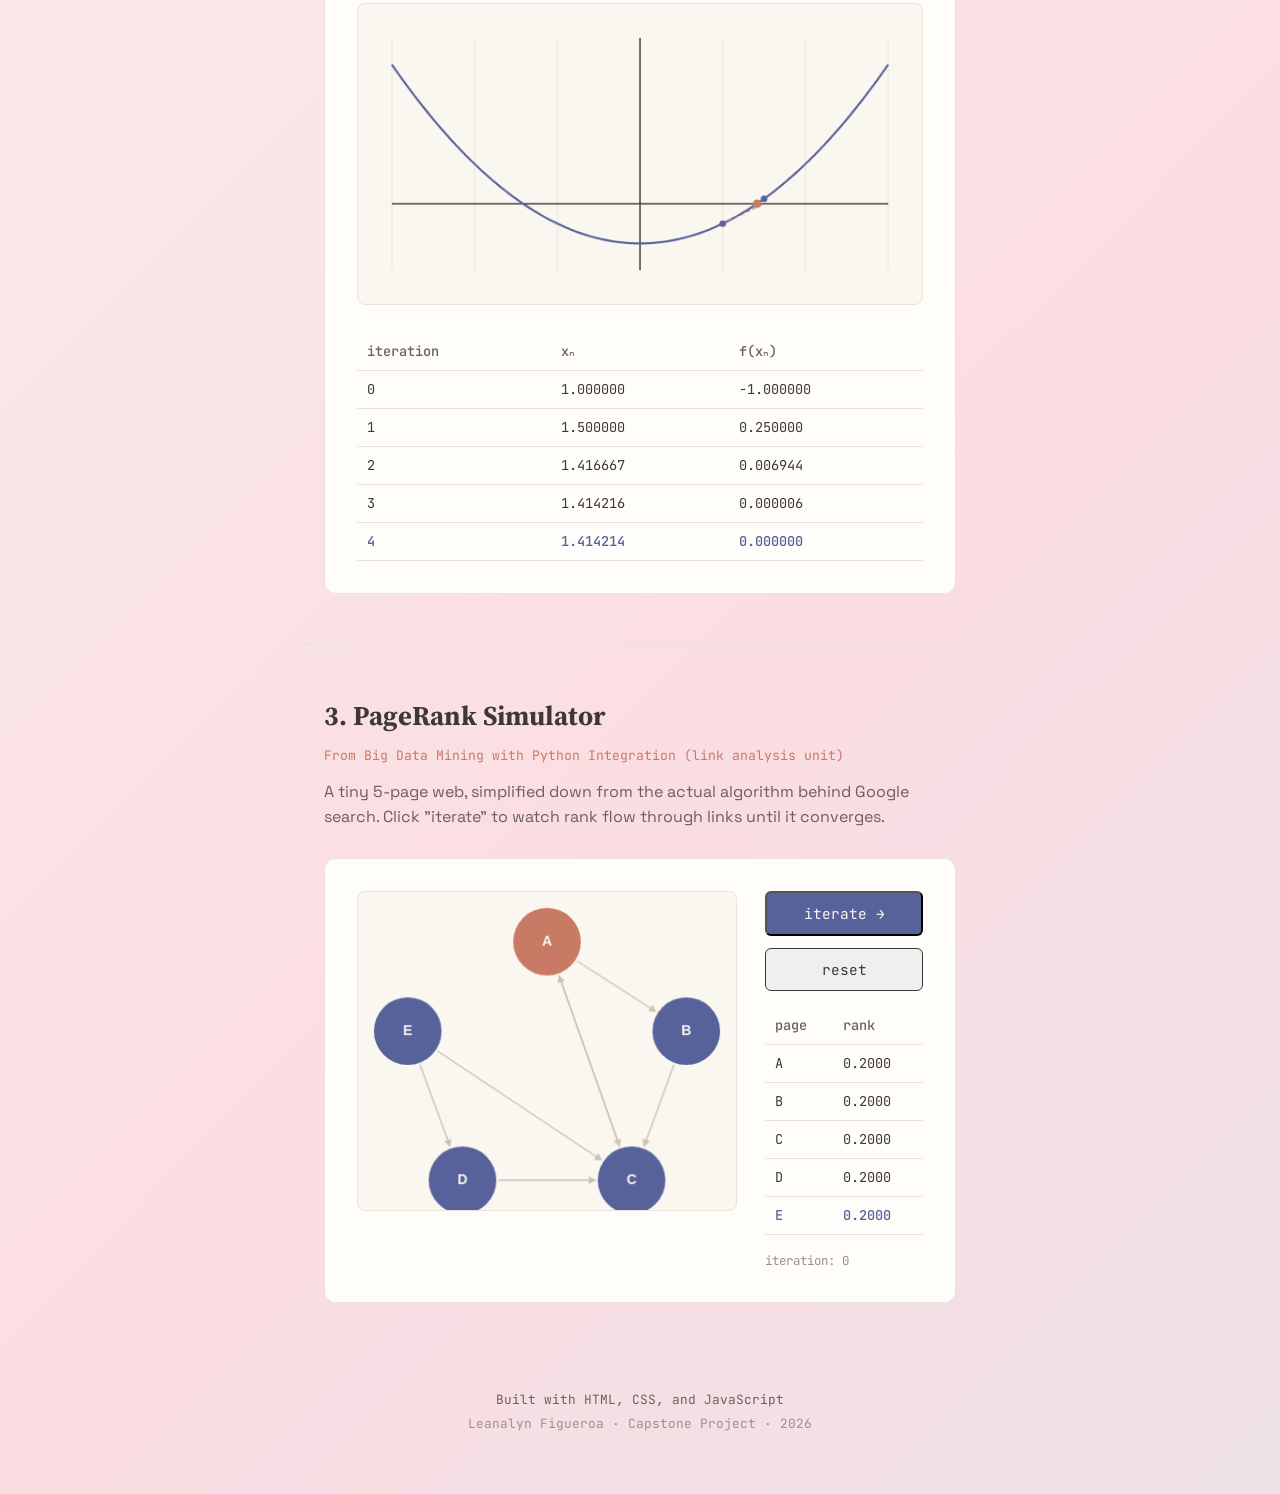
<file: tools.html>
<!DOCTYPE html>
<html lang="en">
<head>
<meta charset="UTF-8">
<meta name="viewport" content="width=device-width, initial-scale=1.0">
<title>Tools — Leanalyn Figueroa</title>
<link rel="preconnect" href="https://fonts.googleapis.com">
<link href="https://fonts.googleapis.com/css2?family=Source+Serif+4:ital,opsz,wght@0,8..60,400;0,8..60,500;0,8..60,600;0,8..60,700;1,8..60,400&family=Space+Grotesk:wght@400;500;600;700&family=JetBrains+Mono:wght@400;500&display=swap" rel="stylesheet">
<link rel="stylesheet" href="css/style.css">
<link rel="stylesheet" href="css/tools.css">
</head>
<body>

<div class="paper-grid"></div>

<header class="site-header">
  <a href="index.html" class="brand">Leanalyn Figueroa<span class="brand-dot">.</span></a>
  <nav class="main-nav">
    <a href="index.html">home</a>
    <a href="coursework.html">coursework</a>
    <a href="tools.html" class="active">tools</a>
    <a href="about.html">about</a>
    <a href="resume.html">resume</a>
  </nav>
  <div class="header-controls">
    <button class="theme-toggle" id="theme-toggle" aria-label="Switch color palette">muted palette</button>
    <button class="nav-toggle" aria-label="Open menu">☰</button>
  </div>
</header>

<div class="petal-layer" id="petal-layer" aria-hidden="true"></div>

<main>

  <nav class="tools-progress" id="tools-progress" aria-label="Tool progress">
    <a href="#tvm" data-tool="tvm">1. Time Value of Money</a>
    <a href="#newton" data-tool="newton">2. Newton's Method</a>
    <a href="#pagerank" data-tool="pagerank">3. PageRank</a>
  </nav>

  <section class="journal-entry tools-intro">
    <p class="entry-date">Tools</p>
    <h1 class="entry-title">Three tools, three classes.</h1>
    <div class="entry-body">
      <p>
        Each calculator below comes from a concept I actually worked
        through in coursework. They're small on purpose, the point isn't
        the size of the tool, it's that the math actually runs.
      </p>
    </div>
  </section>

  <!-- ============ TOOL 1: TVM CALCULATOR ============ -->
  <section class="tool-section" id="tvm">
    <div class="tool-heading">
      <h2>1. Time Value of Money</h2>
      <p class="tool-from">From managerial finance coursework and actuarial exam prep (Exam FM)</p>
      <p class="tool-desc">
        A dollar today is worth more than a dollar later. This calculator solves
        the present/future value relationship — pick what you know, and it solves
        for what you don't.
      </p>
    </div>

    <div class="tool-card">
      <div class="tvm-grid">
        <div class="field">
          <label for="tvm-pv">Present Value (PV)</label>
          <input type="number" id="tvm-pv" placeholder="e.g. 1000">
        </div>
        <div class="field">
          <label for="tvm-fv">Future Value (FV)</label>
          <input type="number" id="tvm-fv" placeholder="leave blank to solve">
        </div>
        <div class="field">
          <label for="tvm-rate">Annual Rate (%)</label>
          <input type="number" id="tvm-rate" placeholder="e.g. 5">
        </div>
        <div class="field">
          <label for="tvm-years">Years (n)</label>
          <input type="number" id="tvm-years" placeholder="e.g. 10">
        </div>
      </div>

      <div class="solve-row">
        <label for="tvm-solve">Solve for:</label>
        <select id="tvm-solve">
          <option value="fv">Future Value</option>
          <option value="pv">Present Value</option>
        </select>
        <button class="btn btn-primary" id="tvm-calc">calculate →</button>
      </div>

      <div class="result-box" id="tvm-result">
        <span class="result-label">result</span>
        <span class="result-value" id="tvm-result-value">—</span>
      </div>
      <p class="formula-note">FV = PV × (1 + r)ⁿ &nbsp;·&nbsp; PV = FV / (1 + r)ⁿ</p>
    </div>
  </section>

  <!-- ============ TOOL 2: NEWTON'S METHOD ============ -->
  <section class="tool-section" id="newton">
    <div class="tool-heading">
      <h2>2. Newton's Method Visualizer</h2>
      <p class="tool-from">From calculus and optimization coursework</p>
      <p class="tool-desc">
        Finds the root of a function by repeatedly following the tangent line
        down to the x-axis. Enter a function and a starting guess, then watch
        it converge step by step.
      </p>
    </div>

    <div class="tool-card">
      <div class="newton-grid">
        <div class="field">
          <label for="newton-fn">f(x) =</label>
          <select id="newton-fn">
            <option value="x2-2">x² − 2 &nbsp;(root: √2)</option>
            <option value="x3-x-2">x³ − x − 2</option>
            <option value="cosx-x">cos(x) − x</option>
          </select>
        </div>
        <div class="field">
          <label for="newton-x0">Starting guess (x₀)</label>
          <input type="number" id="newton-x0" value="1" step="0.1">
        </div>
        <button class="btn btn-primary" id="newton-run">run →</button>
      </div>

      <canvas id="newton-canvas" width="600" height="320"></canvas>

      <div class="iter-table-wrap">
        <table class="iter-table" id="newton-table">
          <thead>
            <tr><th>iteration</th><th>xₙ</th><th>f(xₙ)</th></tr>
          </thead>
          <tbody></tbody>
        </table>
      </div>
    </div>
  </section>

  <!-- ============ TOOL 3: PAGERANK SIMULATOR ============ -->
  <section class="tool-section" id="pagerank">
    <div class="tool-heading">
      <h2>3. PageRank Simulator</h2>
      <p class="tool-from">From Big Data Mining with Python Integration (link analysis unit)</p>
      <p class="tool-desc">
        A tiny 5-page web, simplified down from the actual algorithm behind
        Google search. Click "iterate" to watch rank flow through links until
        it converges.
      </p>
    </div>

    <div class="tool-card">
      <div class="pagerank-layout">
        <canvas id="pagerank-canvas" width="380" height="320"></canvas>
        <div class="pagerank-side">
          <div class="pagerank-controls">
            <button class="btn btn-primary" id="pr-step">iterate →</button>
            <button class="btn btn-ghost" id="pr-reset">reset</button>
          </div>
          <div class="iter-table-wrap">
            <table class="iter-table" id="pagerank-table">
              <thead><tr><th>page</th><th>rank</th></tr></thead>
              <tbody></tbody>
            </table>
          </div>
          <p class="formula-note" id="pr-iter-count">iteration: 0</p>
        </div>
      </div>
    </div>
  </section>

</main>

<footer class="site-footer">
  <p>Built with HTML, CSS, and JavaScript</p>
  <p class="footer-small">Leanalyn Figueroa · Capstone Project · 2026</p>
</footer>

<script src="js/main.js"></script>
<script src="js/tools-progress.js"></script>
<script src="js/tvm.js"></script>
<script src="js/newton.js"></script>
<script src="js/pagerank.js"></script>
</body>
</html>
</file>
<file: css/style.css>
/* ============================================
   TOKENS
   ============================================ */
:root {
  --paper: #FAF6F0;
  --ink: #3D3833;
  --ink-soft: #6B6058;
  --indigo: #57629A;
  --indigo-soft: #8893C5;
  --coral: #C97A65;
  --grid-line: #E9E2D6;
  --card-bg: #FFFDF9;
  --card-border: #ECE4D6;

  /* soft sticky-note palette, used on the homepage */
  --sticky-yellow: #FDF1C7;
  --sticky-yellow-border: #EAD89A;
  --sticky-pink: #FADDE2;
  --sticky-pink-border: #EBC0C7;
  --sticky-blue: #D8E7F2;
  --sticky-blue-border: #BBD6E9;
  --sticky-mint: #DCEEDC;
  --sticky-mint-border: #C2DCC0;
  --sticky-lavender: #E7E0F3;
  --sticky-lavender-border: #D0C2E6;

  --font-display: 'Source Serif 4', Georgia, serif;
  --font-body: 'Space Grotesk', sans-serif;
  --font-mono: 'JetBrains Mono', monospace;

  --max-width: 1080px;
}

/* ============================================
   MUTED PALETTE (theme toggle)
   same roles, softer/darker values — everything
   using the tokens above restyles automatically
   ============================================ */
[data-theme="muted"] {
  --paper: #EFE9E0;
  --ink: #34302C;
  --ink-soft: #635C55;
  --grid-line: #DCD3C4;
  --card-bg: #F5F0E8;
  --card-border: #DED4C2;

  --sticky-yellow: #E8DEC0;
  --sticky-yellow-border: #D2C299;
  --sticky-pink: #E0CBD0;
  --sticky-pink-border: #CDB0B6;
  --sticky-blue: #C7D6E0;
  --sticky-blue-border: #ABC1D0;
  --sticky-mint: #C9DCC8;
  --sticky-mint-border: #AECBAD;
  --sticky-lavender: #D6CDE3;
  --sticky-lavender-border: #BFB0D6;
}

* { box-sizing: border-box; }

html {
  scroll-behavior: smooth;
}

body {
  margin: 0;
  color: var(--ink);
  font-family: var(--font-body);
  font-size: 16px;
  line-height: 1.55;
  position: relative;

  /* soft pastel gradient, drifting very slowly */
  background: linear-gradient(135deg,
    var(--paper) 0%,
    var(--sticky-pink) 22%,
    var(--sticky-blue) 48%,
    var(--sticky-mint) 74%,
    var(--paper) 100%);
  background-size: 320% 320%;
  animation: gradient-drift 36s ease infinite;
  transition: background 0.5s ease;
}

@keyframes gradient-drift {
  0%   { background-position: 0% 50%; }
  50%  { background-position: 100% 50%; }
  100% { background-position: 0% 50%; }
}

/* ============================================
   GRID PAPER BACKGROUND
   ============================================ */
.paper-grid {
  position: fixed;
  inset: 0;
  z-index: -1;
  background-image:
    linear-gradient(var(--grid-line) 1px, transparent 1px),
    linear-gradient(90deg, var(--grid-line) 1px, transparent 1px);
  background-size: 32px 32px;
  opacity: 0.4;
  mask-image: linear-gradient(to bottom, black, black 60%, transparent 100%);
  transition: opacity 0.5s ease;
}

/* ============================================
   FLOATING PETALS
   a handful of small drifting marks behind the
   content — purely decorative, css-driven
   ============================================ */
.petal-layer {
  position: fixed;
  inset: 0;
  z-index: -1;
  overflow: hidden;
  pointer-events: none;
}
.petal {
  position: absolute;
  top: -6vh;
  color: var(--coral);
  opacity: 0;
  font-size: 14px;
  animation: petal-fall linear infinite;
  will-change: transform, opacity;
}
@keyframes petal-fall {
  0%   { transform: translateY(0) translateX(0) rotate(0deg); opacity: 0; }
  8%   { opacity: 0.35; }
  92%  { opacity: 0.35; }
  100% { transform: translateY(112vh) translateX(30px) rotate(180deg); opacity: 0; }
}

/* ============================================
   THEME TOGGLE
   ============================================ */
.theme-toggle {
  font-family: var(--font-mono);
  font-size: 0.78rem;
  color: var(--ink-soft);
  background: var(--card-bg);
  border: 1px solid var(--card-border);
  border-radius: 999px;
  padding: 7px 14px;
  cursor: pointer;
  margin-left: 12px;
  transition: transform 0.15s ease, color 0.15s ease, border-color 0.15s ease;
}
.theme-toggle:hover {
  color: var(--indigo);
  border-color: var(--indigo-soft);
  transform: translateY(-1px);
}

/* ============================================
   HEADER / NAV
   ============================================ */
.site-header {
  display: flex;
  align-items: center;
  justify-content: space-between;
  max-width: var(--max-width);
  margin: 0 auto;
  padding: 28px 24px 16px;
}

.brand {
  font-family: var(--font-display);
  font-weight: 700;
  font-size: 1.4rem;
  color: var(--ink);
  text-decoration: none;
  letter-spacing: 0.01em;
}
.brand-dot { color: var(--coral); }

.main-nav {
  display: flex;
  gap: 28px;
}
.main-nav a {
  font-family: var(--font-mono);
  font-size: 0.85rem;
  text-decoration: none;
  color: var(--ink-soft);
  position: relative;
  padding-bottom: 4px;
  transition: color 0.15s ease;
}
.main-nav a:hover,
.main-nav a.active {
  color: var(--indigo);
}
.main-nav a.active::after {
  content: "";
  position: absolute;
  left: 0;
  bottom: -2px;
  width: 100%;
  height: 2px;
  background: var(--coral);
}

.header-controls {
  display: flex;
  align-items: center;
  gap: 10px;
}

.nav-toggle {
  display: none;
  background: none;
  border: 1px solid var(--ink);
  border-radius: 4px;
  font-size: 1.1rem;
  padding: 4px 10px;
  cursor: pointer;
  transition: transform 0.25s ease, background 0.25s ease, color 0.25s ease;
}
.nav-toggle.is-open {
  transform: rotate(90deg);
  background: var(--ink);
  color: var(--paper);
}

/* ============================================
   JOURNAL ENTRY (homepage)
   ============================================ */
.journal-entry {
  max-width: 680px;
  margin: 0 auto;
  padding: 64px 24px 100px;
}

.entry-date {
  font-family: var(--font-mono);
  font-size: 0.82rem;
  color: var(--coral);
  margin: 0 0 10px;
}

.entry-title {
  font-family: var(--font-display);
  font-size: clamp(2rem, 4.5vw, 2.7rem);
  font-weight: 600;
  margin: 0 0 36px;
  line-height: 1.2;
}

.entry-body p {
  font-size: 1.08rem;
  line-height: 1.75;
  color: var(--ink-soft);
  margin: 0 0 24px;
}

.entry-body a {
  color: var(--indigo);
  text-decoration: underline;
  text-decoration-color: rgba(46, 58, 110, 0.35);
  text-underline-offset: 3px;
  transition: text-decoration-color 0.15s ease;
}
.entry-body a:hover {
  text-decoration-color: var(--coral);
  color: var(--coral);
}

.entry-signoff {
  font-family: var(--font-display);
  font-style: italic;
  font-size: 1.1rem;
  color: var(--ink);
  margin: 40px 0 0;
}

/* sub-headings within a journal entry body, used on
   coursework / about / tools pages */
.entry-h2 {
  font-family: var(--font-display);
  font-size: 1.4rem;
  font-weight: 600;
  color: var(--ink);
  margin: 44px 0 16px;
  padding-top: 24px;
  border-top: 1px solid var(--grid-line);
}
.entry-body h2.entry-h2:first-of-type {
  border-top: none;
  margin-top: 36px;
  padding-top: 0;
}

.entry-body strong {
  color: var(--ink);
  font-weight: 600;
}

/* ============================================
   MARGIN NOTES (hover/tap annotations)
   used inline within entry-body text, e.g. on
   the coursework page
   ============================================ */
.noted {
  position: relative;
  border-bottom: 1.5px dotted var(--indigo-soft);
  cursor: help;
}
.noted .note-pop {
  position: absolute;
  left: 0;
  bottom: calc(100% + 10px);
  width: 220px;
  background: var(--card-bg);
  border: 1px solid var(--card-border);
  border-radius: 4px 10px 8px 10px;
  padding: 12px 14px;
  box-shadow: 0 10px 22px rgba(61, 56, 51, 0.12);
  font-family: var(--font-mono);
  font-size: 0.78rem;
  line-height: 1.5;
  color: var(--ink-soft);
  opacity: 0;
  transform: translateY(6px);
  pointer-events: none;
  transition: opacity 0.18s ease, transform 0.18s ease;
  z-index: 5;
}
.noted:hover .note-pop,
.noted:focus .note-pop {
  opacity: 1;
  transform: translateY(0);
}
@media (max-width: 480px) {
  .noted .note-pop { width: 180px; }
}

/* ============================================
   SITE LOG
   a short, dated running log — styled as a small
   stack of sticky notes rather than a stack of
   sticky-note interactions
   ============================================ */
.site-log {
  margin: 44px 0 0;
  display: flex;
  flex-direction: column;
  gap: 14px;
}
.log-entry {
  background: var(--card-bg);
  border: 1px solid var(--card-border);
  border-radius: 3px 10px 8px 10px;
  padding: 16px 20px;
  box-shadow: 0 6px 16px rgba(61, 56, 51, 0.06);
  max-width: 480px;
}
.log-entry:nth-child(odd)  { transform: rotate(-0.6deg); }
.log-entry:nth-child(even) { transform: rotate(0.5deg); margin-left: 22px; }
.log-date {
  font-family: var(--font-mono);
  font-size: 0.78rem;
  color: var(--coral);
  display: block;
  margin-bottom: 4px;
}
.log-text {
  margin: 0;
  font-size: 0.92rem;
  line-height: 1.55;
  color: var(--ink-soft);
}

/* ============================================
   NOW PLAYING EMBED
   an actual YouTube (or Spotify) player, dropped
   in place of the old link — swap the src to change
   the video/playlist
   ============================================ */
.now-playing-embed {
  max-width: 360px;
  margin: 8px 0 32px;
  background: var(--sticky-lavender);
  border: 1px solid var(--sticky-lavender-border);
  border-radius: 3px 10px 8px 10px;
  padding: 14px 14px 16px;
  transform: rotate(-1deg);
}
.np-embed-label {
  display: flex;
  align-items: center;
  gap: 6px;
  font-family: var(--font-mono);
  font-size: 0.68rem;
  letter-spacing: 0.04em;
  text-transform: uppercase;
  color: var(--ink-soft);
  margin-bottom: 10px;
}
.np-embed-label .np-icon {
  font-size: 0.9rem;
  color: var(--indigo);
}
.now-playing-embed iframe {
  display: block;
  border-radius: 10px;
  width: 100%;
}

/* ============================================
   MINI PLAYER
   fixed, persists in look/behavior across pages by
   resuming saved position + play state on each load
   ============================================ */
.mini-player {
  position: fixed;
  right: 20px;
  bottom: 20px;
  z-index: 100;
  display: flex;
  align-items: center;
  gap: 10px;
  background: var(--card-bg);
  border: 1px solid var(--card-border);
  border-radius: 999px;
  padding: 8px 16px 8px 8px;
  box-shadow: 0 8px 20px rgba(61, 56, 51, 0.14);
}
.mini-player-toggle {
  width: 34px;
  height: 34px;
  border-radius: 50%;
  border: none;
  background: var(--indigo);
  color: var(--paper);
  font-size: 0.85rem;
  cursor: pointer;
  display: flex;
  align-items: center;
  justify-content: center;
  flex-shrink: 0;
  transition: transform 0.15s ease, background 0.15s ease;
}
.mini-player-toggle:hover {
  transform: scale(1.06);
  background: var(--coral);
}
.mini-player-info {
  display: flex;
  flex-direction: column;
  line-height: 1.25;
  max-width: 160px;
}
.mini-player-label {
  font-family: var(--font-mono);
  font-size: 0.62rem;
  letter-spacing: 0.04em;
  text-transform: uppercase;
  color: var(--ink-soft);
}
.mini-player-title {
  font-family: var(--font-mono);
  font-size: 0.78rem;
  color: var(--ink);
  white-space: nowrap;
  overflow: hidden;
  text-overflow: ellipsis;
}
@media (max-width: 480px) {
  .mini-player {
    right: 12px;
    bottom: 12px;
    padding: 6px 12px 6px 6px;
  }
  .mini-player-info {
    max-width: 110px;
  }
}
.btn {
  font-family: var(--font-mono);
  font-size: 0.9rem;
  text-decoration: none;
  padding: 13px 22px;
  border-radius: 6px;
  display: inline-block;
  transition: transform 0.15s ease, background 0.15s ease, color 0.15s ease;
}
.btn-primary {
  background: var(--indigo);
  color: var(--paper);
}
.btn-primary:hover {
  background: #454F82;
  transform: translateY(-1px);
}
.btn-ghost {
  border: 1px solid var(--ink);
  color: var(--ink);
}
.btn-ghost:hover {
  background: var(--ink);
  color: var(--paper);
}

/* ============================================
   FOOTER
   ============================================ */
.site-footer {
  max-width: var(--max-width);
  margin: 0 auto;
  padding: 32px 24px 56px;
  border-top: 1px solid var(--grid-line);
  text-align: center;
}
.site-footer p {
  font-family: var(--font-mono);
  font-size: 0.8rem;
  color: var(--ink-soft);
  margin: 4px 0;
}
.footer-small {
  color: #9C9288 !important;
}

/* ============================================
   RESPONSIVE
   ============================================ */
@media (max-width: 820px) {
  .main-nav {
    position: absolute;
    top: 76px;
    right: 24px;
    left: 24px;
    flex-direction: column;
    gap: 2px;
    background: var(--card-bg);
    border: 1px solid var(--card-border);
    border-radius: 10px;
    padding: 6px;
    box-shadow: 0 12px 28px rgba(61, 56, 51, 0.1);
    z-index: 50;

    max-height: 0;
    overflow: hidden;
    opacity: 0;
    transform: translateY(-6px);
    transition: max-height 0.3s ease, opacity 0.25s ease, transform 0.25s ease;
  }
  .main-nav.nav-open {
    max-height: 320px;
    opacity: 1;
    transform: translateY(0);
  }
  .main-nav a {
    padding: 12px 14px;
    border-radius: 6px;
  }
  .main-nav a:hover,
  .main-nav a.active {
    background: var(--paper);
  }
  .main-nav a.active::after {
    display: none;
  }
  .nav-toggle {
    display: inline-block;
  }
}

@media (max-width: 480px) {
  .journal-entry {
    padding: 40px 20px 70px;
  }
  .entry-body p {
    font-size: 1rem;
  }
  .theme-toggle {
    font-size: 0.7rem;
    padding: 6px 10px;
  }
}

/* ============================================
   ACCESSIBILITY
   ============================================ */
a:focus-visible,
button:focus-visible {
  outline: 2px solid var(--indigo);
  outline-offset: 2px;
}

@media (prefers-reduced-motion: reduce) {
  * {
    transition: none !important;
    scroll-behavior: auto !important;
  }
  body {
    animation: none !important;
    background-position: 0% 50% !important;
  }
  .petal-layer {
    display: none !important;
  }
}
</file>
<file: css/home.css>
/* ============================================
   HOMEPAGE LEDE
   ============================================ */
.entry-lede {
  font-family: var(--font-mono);
  font-size: 0.85rem;
  color: var(--ink-soft);
  margin: 0 0 28px;
}

/* ============================================
   STICKY NOTE STACK
   ============================================ */
.sticky-stack {
  position: relative;
  margin: 0 0 18px;
  min-height: 260px;
}

.sticky-note {
  position: absolute;
  inset: 0;
  display: flex;
  flex-direction: column;
  justify-content: space-between;
  gap: 18px;
  padding: 30px 32px;
  border-radius: 3px;
  border: 1px solid var(--card-border);
  box-shadow: 0 10px 22px rgba(61, 56, 51, 0.1);
  cursor: pointer;
  text-align: left;
  font: inherit;

  transform: rotate(var(--rot, -2deg)) translate(0, 0) scale(1);
  transition: transform 0.45s cubic-bezier(.22, .61, .36, 1), opacity 0.4s ease;
}

.sticky-note p {
  margin: 0;
  font-size: 1.06rem;
  line-height: 1.7;
  color: var(--ink);
}

.sticky-note a {
  color: var(--indigo);
  text-decoration: underline;
  text-decoration-color: rgba(87, 98, 154, 0.35);
  text-underline-offset: 3px;
}
.sticky-note a:hover {
  text-decoration-color: var(--coral);
  color: var(--coral);
}

.sticky-hint {
  align-self: flex-end;
  font-family: var(--font-mono);
  font-size: 0.74rem;
  color: var(--ink-soft);
  opacity: 0.7;
}

/* sticky-note colors */
.sticky-note[data-color="yellow"] { background: var(--sticky-yellow); border-color: var(--sticky-yellow-border); }
.sticky-note[data-color="pink"]   { background: var(--sticky-pink);   border-color: var(--sticky-pink-border); }
.sticky-note[data-color="blue"]   { background: var(--sticky-blue);   border-color: var(--sticky-blue-border); }
.sticky-note[data-color="mint"]   { background: var(--sticky-mint);   border-color: var(--sticky-mint-border); }
.sticky-note[data-color="lavender"] { background: var(--sticky-lavender); border-color: var(--sticky-lavender-border); }

/* stacking order, set by JS */
.sticky-note.pos-0 {
  z-index: 50;
  opacity: 1;
}
.sticky-note.pos-1 {
  z-index: 40;
  opacity: 0.9;
  transform: rotate(calc(var(--rot, -2deg) * -1)) translate(8px, 10px) scale(0.97);
  pointer-events: none;
}
.sticky-note.pos-2 {
  z-index: 30;
  opacity: 0.6;
  transform: rotate(var(--rot, -2deg)) translate(-6px, 18px) scale(0.94);
  pointer-events: none;
}
.sticky-note.pos-hidden {
  z-index: 10;
  opacity: 0;
  transform: translate(0, 24px) scale(0.9);
  pointer-events: none;
}

.sticky-note.leaving {
  z-index: 60;
  transform: translateX(130%) rotate(16deg) scale(0.98) !important;
  opacity: 0 !important;
}

/* only the top note's text should ever be readable — the rest of the
   stack is just the colored edges peeking out behind it */
.sticky-note.pos-1 p,
.sticky-note.pos-1 .sticky-hint,
.sticky-note.pos-2 p,
.sticky-note.pos-2 .sticky-hint,
.sticky-note.pos-hidden p,
.sticky-note.pos-hidden .sticky-hint {
  visibility: hidden;
}

.sticky-note:focus-visible {
  outline: 2px solid var(--indigo);
  outline-offset: 3px;
}

/* ============================================
   PROGRESS DOTS
   ============================================ */
.sticky-dots {
  display: flex;
  justify-content: center;
  gap: 8px;
  margin: 0 0 44px;
}
.dot {
  width: 7px;
  height: 7px;
  border-radius: 50%;
  background: var(--card-border);
  transition: background 0.25s ease, transform 0.25s ease;
}
.dot.active {
  background: var(--coral);
  transform: scale(1.3);
}

@media (max-width: 480px) {
  .sticky-stack {
    min-height: 320px;
  }
  .sticky-note {
    padding: 24px 22px;
  }
}

/* ============================================
   RIGHT NOW
   a small, dated status block — what's currently
   true, separate from the sticky-note narrative
   ============================================ */
.now-block {
  background: var(--card-bg);
  border: 1px solid var(--card-border);
  border-radius: 3px 10px 8px 10px;
  padding: 20px 24px;
  margin: 0 0 40px;
  max-width: 480px;
}
.now-block-label {
  font-family: var(--font-mono);
  font-size: 0.72rem;
  letter-spacing: 0.05em;
  text-transform: uppercase;
  color: var(--coral);
  display: block;
  margin-bottom: 10px;
}
.now-block-list {
  margin: 0;
  padding-left: 18px;
}
.now-block-list li {
  font-size: 1rem;
  line-height: 1.6;
  color: var(--ink-soft);
  margin-bottom: 6px;
}
.now-block-list li:last-child {
  margin-bottom: 0;
}

/* ============================================
   ELSEWHERE ROW
   quick contact links under the sign-off
   ============================================ */
.elsewhere-row {
  font-family: var(--font-mono);
  font-size: 0.85rem;
  color: var(--ink-soft);
  margin: 10px 0 0;
}
.elsewhere-row a {
  color: var(--indigo);
  text-decoration: underline;
  text-decoration-color: rgba(87, 98, 154, 0.35);
  text-underline-offset: 3px;
}
.elsewhere-row a:hover {
  color: var(--coral);
  text-decoration-color: var(--coral);
}
.elsewhere-dot {
  margin: 0 8px;
  opacity: 0.6;
}
</file>
<file: css/about.css>
/* page-specific overrides for about.html — currently none, shared journal-entry styles in style.css cover this page */
</file>
<file: css/coursework.css>
/* page-specific overrides for coursework.html — currently none, shared journal-entry styles in style.css cover this page */
</file>
<file: css/resume.css>
/* ============================================
   DOWNLOAD ROW
   ============================================ */
.resume-download-row {
  display: flex;
  gap: 16px;
  margin-top: 28px;
  flex-wrap: wrap;
}

/* ============================================
   RESUME SHEET (looks like an actual document)
   ============================================ */
/* ============================================
   RESUME SHEET (looks like an actual document)
   Deliberately overrides the sitewide handwritten
   fonts — a resume needs to stay easy to scan and
   professional, even while the rest of the site
   leans into a handwritten journal look.
   ============================================ */
.resume-wrap {
  --font-display: Georgia, 'Times New Roman', serif;
  --font-body: -apple-system, BlinkMacSystemFont, 'Segoe UI', Helvetica, Arial, sans-serif;
  max-width: var(--max-width);
  margin: 0 auto;
  padding: 10px 24px 80px;
}

.resume-sheet {
  background: var(--card-bg);
  border: 1px solid var(--card-border);
  border-radius: 12px;
  padding: 56px 60px;
  max-width: 800px;
  margin: 0 auto;
  box-shadow: 0 12px 32px rgba(28, 27, 26, 0.05);
}

.resume-header {
  text-align: center;
  border-bottom: 2px solid var(--ink);
  padding-bottom: 22px;
  margin-bottom: 32px;
}
.resume-header h2 {
  font-family: var(--font-display);
  font-size: 2rem;
  margin: 0 0 10px;
}
.resume-contact {
  font-family: var(--font-mono);
  font-size: 0.82rem;
  color: var(--ink-soft);
  margin: 0;
}
.resume-contact a {
  color: var(--indigo);
  text-decoration: none;
}
.resume-contact a:hover {
  text-decoration: underline;
}

.resume-section {
  margin-bottom: 30px;
}
.resume-section:last-child {
  margin-bottom: 0;
}

.resume-section h3 {
  font-family: var(--font-mono);
  font-size: 0.85rem;
  text-transform: uppercase;
  letter-spacing: 0.07em;
  color: var(--indigo);
  border-bottom: 1px solid var(--grid-line);
  padding-bottom: 8px;
  margin: 0 0 18px;
}

.resume-section > p {
  color: var(--ink-soft);
  margin: 0;
  font-size: 0.96rem;
}

.resume-entry {
  margin-bottom: 24px;
}
.resume-entry:last-child {
  margin-bottom: 0;
}
.resume-entry.compact {
  margin-bottom: 16px;
}

.resume-entry-head {
  display: flex;
  justify-content: space-between;
  align-items: baseline;
  flex-wrap: wrap;
  gap: 6px;
  margin-bottom: 3px;
}

.entry-title {
  font-family: var(--font-display);
  font-weight: 600;
  font-size: 1.04rem;
  color: var(--ink);
}
.entry-title em {
  font-style: italic;
  color: var(--ink-soft);
  font-size: 0.9em;
}

.entry-dates {
  font-family: var(--font-mono);
  font-size: 0.78rem;
  color: var(--ink-soft);
  white-space: nowrap;
}

.entry-org {
  font-family: var(--font-mono);
  font-size: 0.82rem;
  color: var(--coral);
  margin: 0 0 10px;
}

.resume-entry ul {
  margin: 0;
  padding-left: 20px;
}
.resume-entry li {
  color: var(--ink-soft);
  font-size: 0.93rem;
  margin-bottom: 6px;
  line-height: 1.5;
}
.resume-entry li:last-child {
  margin-bottom: 0;
}

.resume-flat-list {
  margin: 0;
  padding-left: 20px;
}
.resume-flat-list li {
  color: var(--ink-soft);
  font-size: 0.93rem;
  margin-bottom: 8px;
}
.resume-flat-list li:last-child {
  margin-bottom: 0;
}

.skills-row {
  display: grid;
  grid-template-columns: 110px 1fr;
  gap: 14px;
  margin-bottom: 10px;
}
.skills-row:last-child {
  margin-bottom: 0;
}
.skills-label {
  font-family: var(--font-mono);
  font-size: 0.82rem;
  color: var(--indigo);
  font-weight: 500;
}
.skills-row p {
  color: var(--ink-soft);
  margin: 0;
  font-size: 0.93rem;
}

/* ============================================
   PRINT STYLES
   ============================================ */
@media print {
  .site-header, .page-hero, .site-footer, .paper-grid {
    display: none !important;
  }
  .resume-sheet {
    box-shadow: none;
    border: none;
  }
}

/* ============================================
   RESPONSIVE
   ============================================ */
@media (max-width: 700px) {
  .resume-sheet {
    padding: 36px 26px;
  }
  .skills-row {
    grid-template-columns: 1fr;
    gap: 4px;
  }
}
</file>
<file: css/tools.css>
/* ============================================
   TOOLS INTRO (uses shared .journal-entry from style.css)
   ============================================ */
.tools-intro {
  padding-bottom: 20px;
}

/* ============================================
   PROGRESS INDICATOR
   sticky strip showing which of the three tools
   is currently in view
   ============================================ */
.tools-progress {
  position: sticky;
  top: 0;
  z-index: 20;
  display: flex;
  justify-content: center;
  gap: 28px;
  padding: 14px 24px;
  margin-bottom: 8px;
  background: rgba(250, 246, 240, 0.82);
  backdrop-filter: blur(6px);
  border-bottom: 1px solid var(--grid-line);
}
[data-theme="muted"] .tools-progress {
  background: rgba(239, 233, 224, 0.85);
}
.tools-progress a {
  font-family: var(--font-mono);
  font-size: 0.8rem;
  color: var(--ink-soft);
  text-decoration: none;
  padding-bottom: 3px;
  border-bottom: 2px solid transparent;
  transition: color 0.2s ease, border-color 0.2s ease;
}
.tools-progress a.is-active {
  color: var(--coral);
  border-color: var(--coral);
}
@media (max-width: 560px) {
  .tools-progress {
    gap: 16px;
    padding: 12px 16px;
  }
  .tools-progress a {
    font-size: 0.72rem;
  }
}

/* ============================================
   TOOL SECTIONS
   ============================================ */
.tool-section {
  max-width: 680px;
  margin: 0 auto;
  padding: 50px 24px;
  border-top: 1px solid var(--grid-line);
}
.tool-section:first-of-type {
  border-top: none;
}

.tool-heading {
  margin-bottom: 28px;
}

.tool-heading h2 {
  font-family: var(--font-display);
  font-size: 1.7rem;
  margin: 0 0 8px;
}

.tool-from {
  font-family: var(--font-mono);
  font-size: 0.82rem;
  color: var(--coral);
  margin: 0 0 14px;
}

.tool-desc {
  color: var(--ink-soft);
  max-width: 68ch;
  margin: 0;
}

.tool-card {
  background: var(--card-bg);
  border: 1px solid var(--card-border);
  border-radius: 12px;
  padding: 32px;
  max-width: 100%;
  overflow: hidden;
}

/* ============================================
   FORM FIELDS (shared)
   ============================================ */
.field {
  display: flex;
  flex-direction: column;
  gap: 6px;
  min-width: 0;
}
.field label {
  font-family: var(--font-mono);
  font-size: 0.78rem;
  color: var(--ink-soft);
}
.field input,
.field select,
.solve-row select {
  width: 100%;
  min-width: 0;
  box-sizing: border-box;
  font-family: var(--font-mono);
  font-size: 0.95rem;
  padding: 10px 12px;
  border: 1px solid var(--card-border);
  border-radius: 6px;
  background: var(--paper);
  color: var(--ink);
  transition: opacity 0.3s ease, background 0.3s ease, border-color 0.3s ease;
}
.field input:focus,
.field select:focus {
  outline: 2px solid var(--indigo);
  outline-offset: 1px;
}

/* the field that will be solved for fades back, the live inputs stay full strength */
.field.is-computed input {
  opacity: 0.55;
  background: var(--card-border);
}
.field.is-computed label {
  color: var(--coral);
}

/* ============================================
   TVM CALCULATOR
   ============================================ */
.tvm-grid {
  display: grid;
  grid-template-columns: repeat(auto-fit, minmax(130px, 1fr));
  gap: 18px;
  margin-bottom: 22px;
}

.solve-row {
  display: flex;
  align-items: center;
  gap: 12px;
  margin-bottom: 24px;
  flex-wrap: wrap;
}
.solve-row label {
  font-family: var(--font-mono);
  font-size: 0.85rem;
  color: var(--ink-soft);
}

.result-box {
  background: var(--paper);
  border: 1px dashed var(--indigo-soft);
  border-radius: 8px;
  padding: 18px 22px;
  display: flex;
  align-items: baseline;
  justify-content: space-between;
  margin-bottom: 14px;
}
.result-box.result-pop {
  animation: result-pop 0.45s ease;
}
@keyframes result-pop {
  0%   { transform: scale(0.97); border-color: var(--coral); background: var(--sticky-yellow); }
  100% { transform: scale(1); border-color: var(--indigo-soft); background: var(--paper); }
}
.result-label {
  font-family: var(--font-mono);
  font-size: 0.78rem;
  color: var(--ink-soft);
  text-transform: uppercase;
  letter-spacing: 0.05em;
}
.result-value {
  font-family: var(--font-mono);
  font-size: 1.6rem;
  font-weight: 500;
  color: var(--indigo);
}

.formula-note {
  font-family: var(--font-mono);
  font-size: 0.78rem;
  color: #9C9288;
  margin: 0;
}

/* ============================================
   NEWTON'S METHOD
   ============================================ */
.newton-grid {
  display: flex;
  align-items: flex-end;
  gap: 18px;
  margin-bottom: 24px;
  flex-wrap: wrap;
}
.newton-grid .field {
  flex: 1 1 160px;
  min-width: 130px;
}
.newton-grid .btn {
  flex: 0 0 auto;
}

#newton-canvas {
  width: 100%;
  height: auto;
  background: var(--paper);
  border: 1px solid var(--card-border);
  border-radius: 8px;
  margin-bottom: 20px;
  transition: opacity 0.25s ease;
}
#newton-canvas.is-switching {
  opacity: 0.25;
}

.iter-table tr {
  animation: row-in 0.3s ease;
}
@keyframes row-in {
  from { opacity: 0; transform: translateY(-3px); }
  to   { opacity: 1; transform: translateY(0); }
}

.iter-table-wrap {
  overflow-x: auto;
}
.iter-table {
  width: 100%;
  border-collapse: collapse;
  font-family: var(--font-mono);
  font-size: 0.85rem;
}
.iter-table th {
  text-align: left;
  color: var(--ink-soft);
  font-weight: 500;
  padding: 8px 10px;
  border-bottom: 1px solid var(--card-border);
}
.iter-table td {
  padding: 8px 10px;
  border-bottom: 1px solid var(--grid-line);
}
.iter-table tr:last-child td {
  color: var(--indigo);
  font-weight: 500;
}

/* ============================================
   PAGERANK
   ============================================ */
.pagerank-layout {
  display: grid;
  grid-template-columns: minmax(0, 380px) minmax(0, 1fr);
  gap: 28px;
  align-items: start;
}
.pagerank-side {
  min-width: 0;
}

#pagerank-canvas {
  width: 100%;
  height: auto;
  background: var(--paper);
  border: 1px solid var(--card-border);
  border-radius: 8px;
  transition: border-color 0.3s ease;
}
#pagerank-canvas.is-pulsing {
  border-color: var(--coral);
}

.pagerank-side {
  display: flex;
  flex-direction: column;
  gap: 16px;
}

.pagerank-controls {
  display: flex;
  flex-wrap: wrap;
  gap: 12px;
}
.pagerank-controls .btn {
  flex: 1 1 auto;
  min-width: 0;
  padding: 11px 16px;
  text-align: center;
}

/* ============================================
   RESPONSIVE
   ============================================ */
@media (max-width: 720px) {
  .tvm-grid {
    grid-template-columns: 1fr 1fr;
  }
  .pagerank-layout {
    grid-template-columns: 1fr;
  }
}
@media (max-width: 480px) {
  .tvm-grid {
    grid-template-columns: 1fr;
  }
}
</file>
